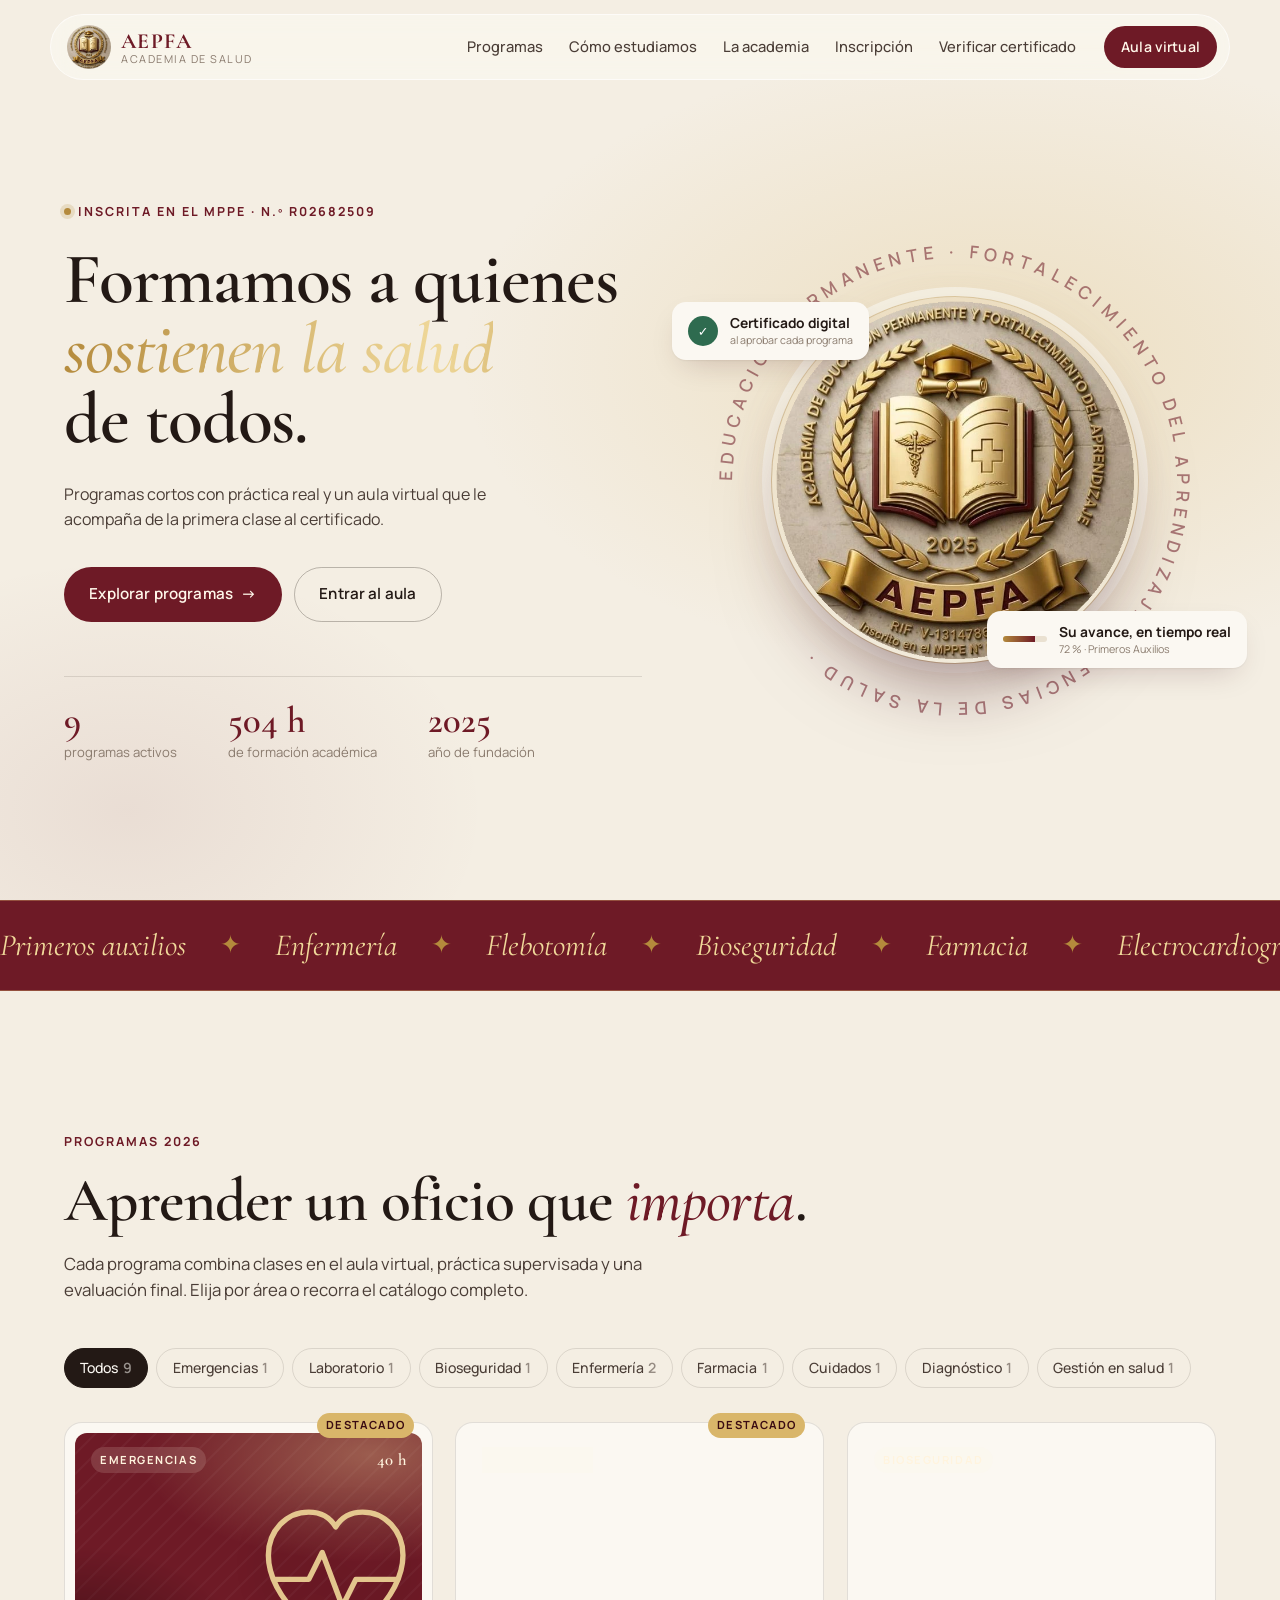
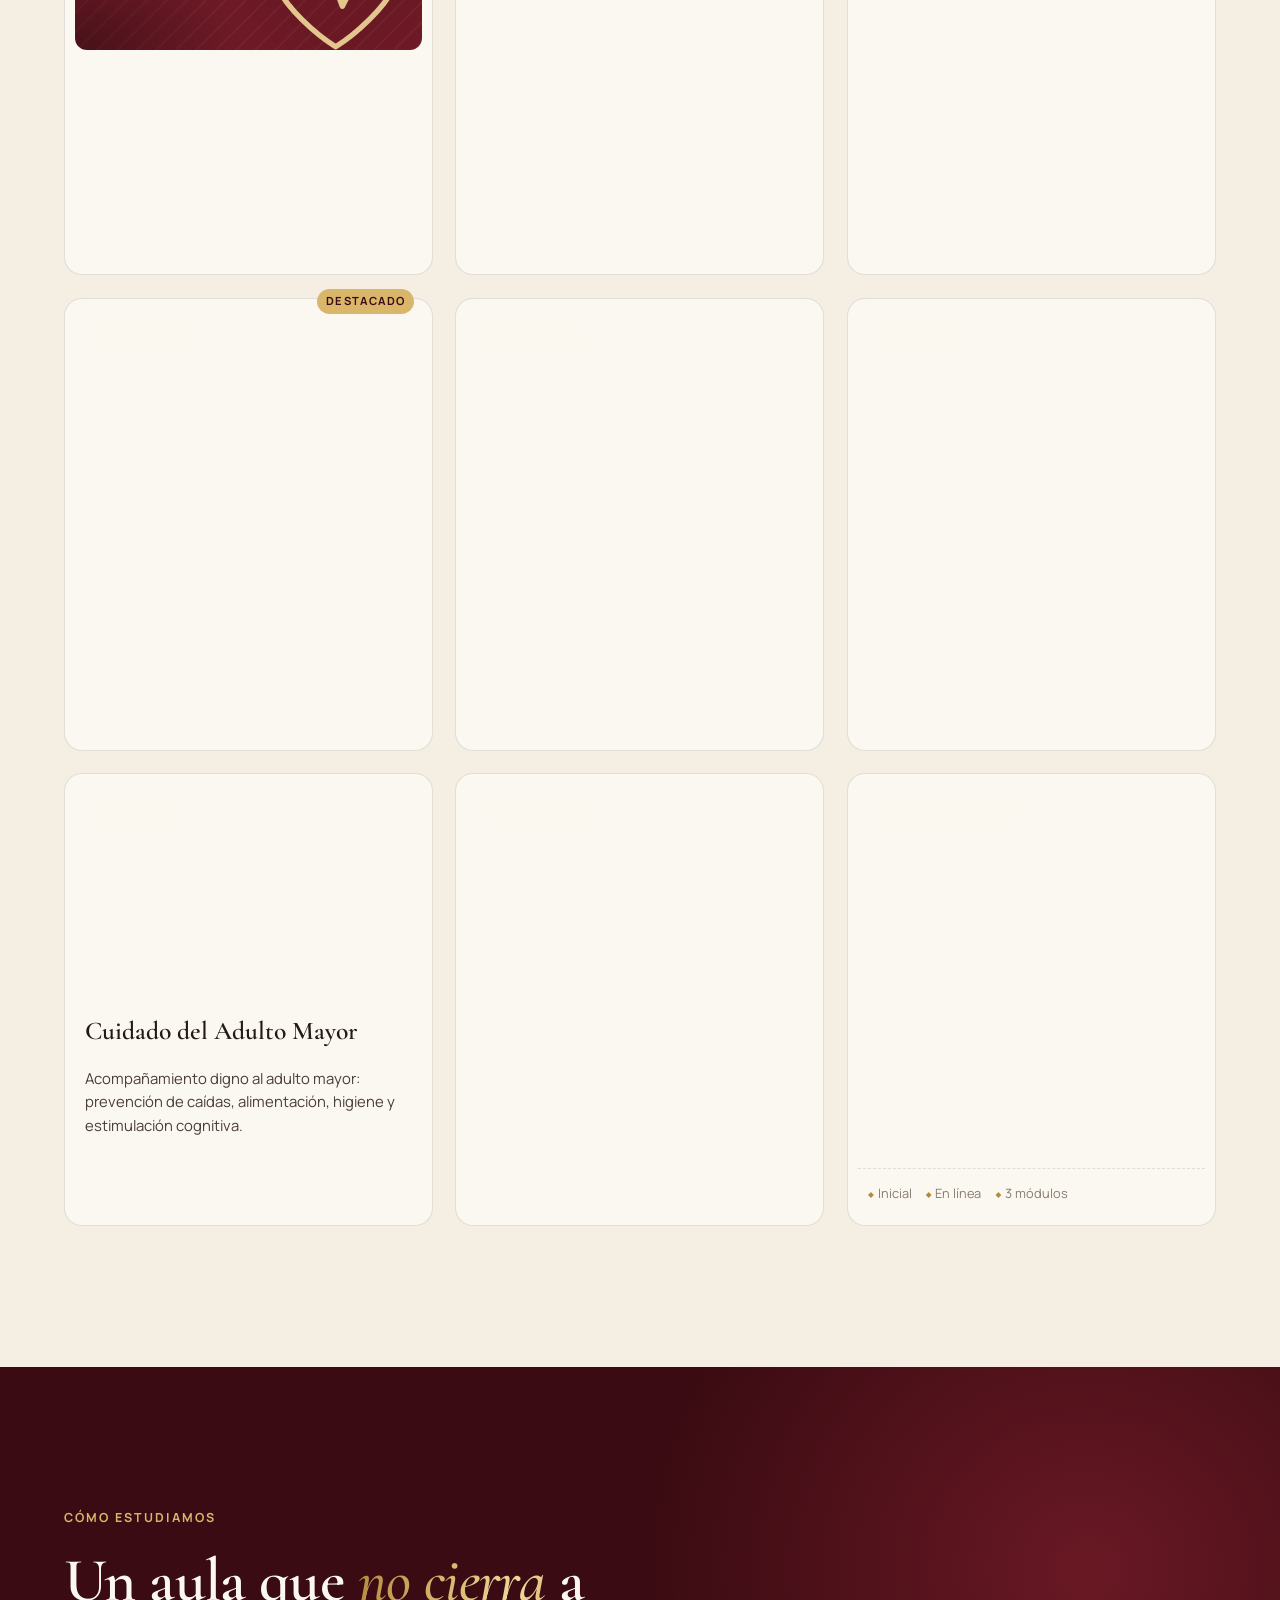
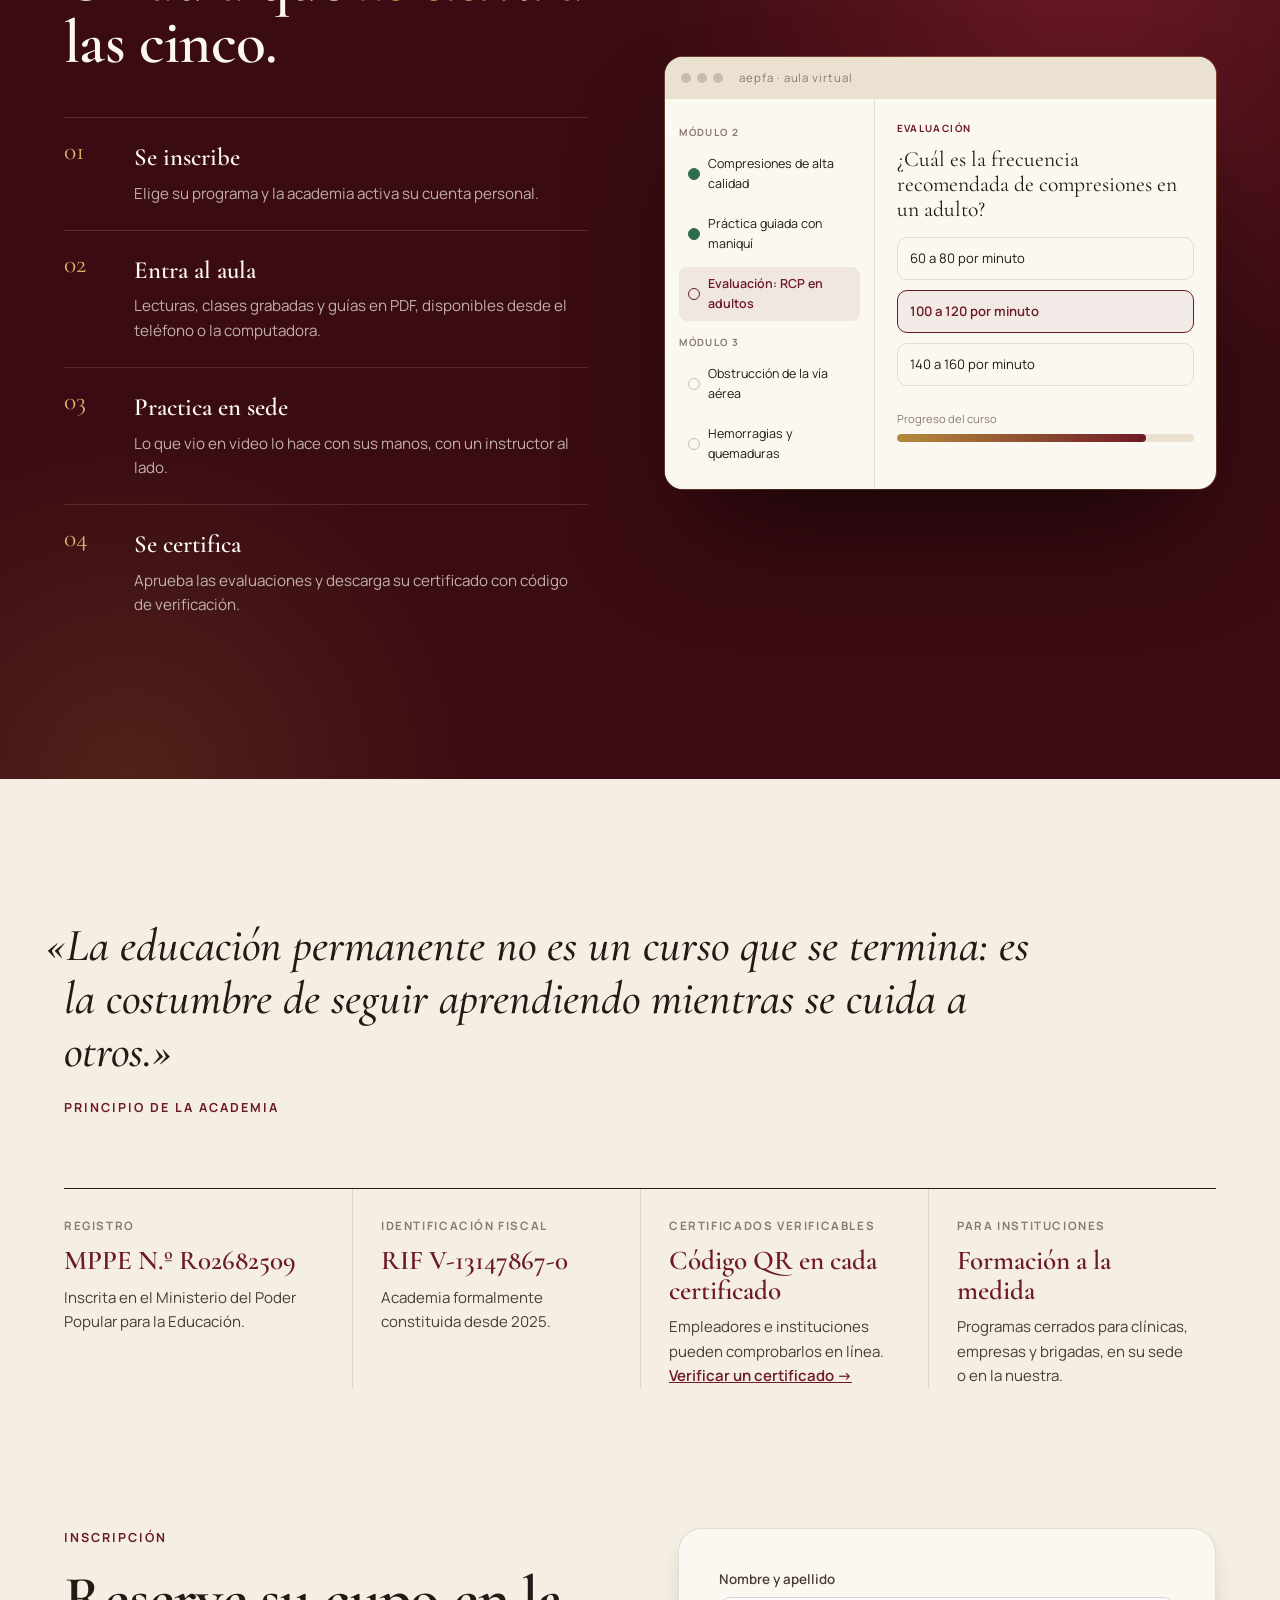
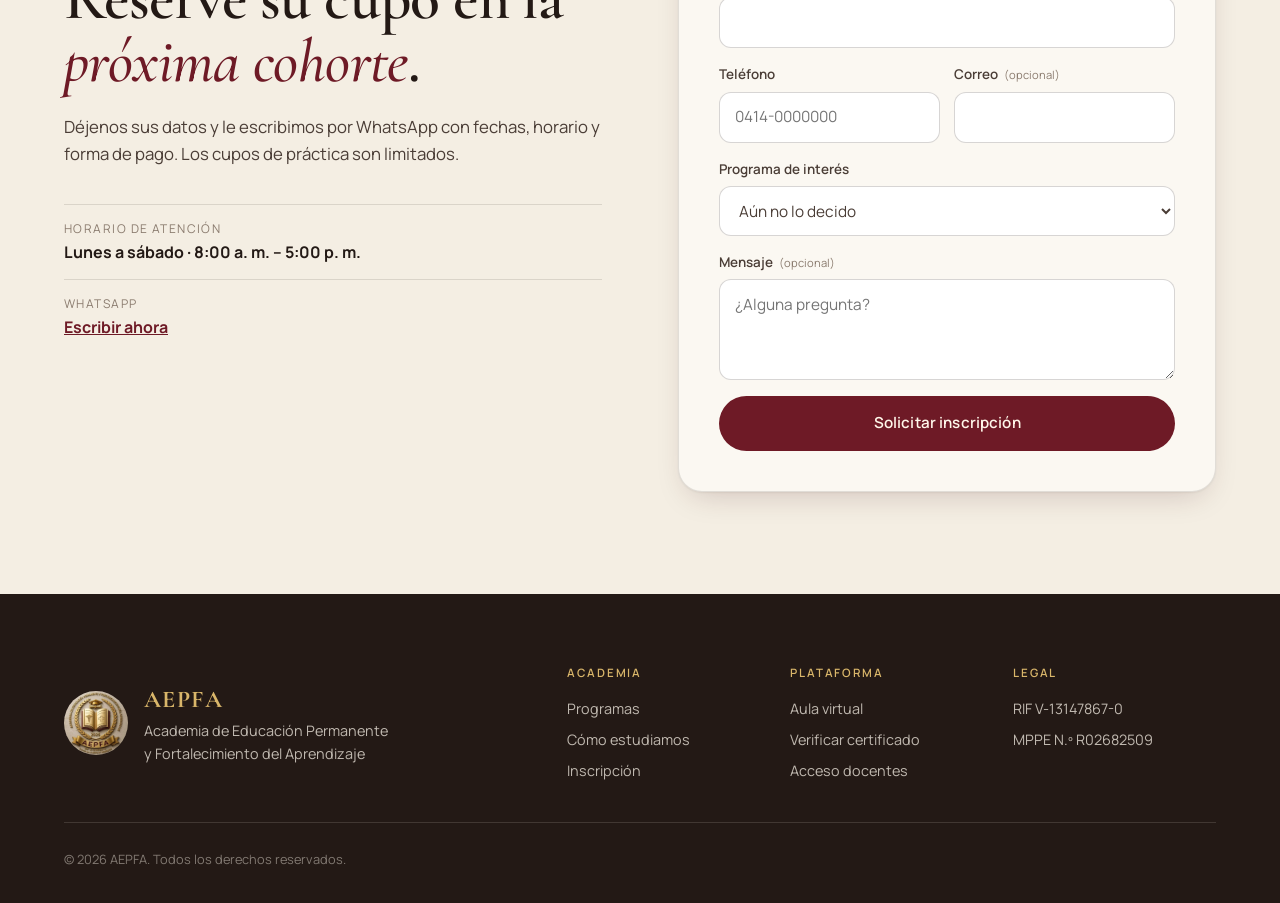
<file: index.html>
<!doctype html>
<html lang="es">
<head>
  <meta charset="utf-8" />
  <meta name="viewport" content="width=device-width, initial-scale=1" />
  <title>AEPFA · Academia de Educación Permanente y Fortalecimiento del Aprendizaje</title>
  <meta name="description" content="Academia de formación en salud inscrita en el MPPE. Primeros auxilios, enfermería, flebotomía, bioseguridad y más, con aula virtual y certificado." />
  <meta name="theme-color" content="#6E1A26" />
  <link rel="icon" href="assets/img/favicon.png" />
  <link rel="apple-touch-icon" href="assets/img/apple-touch.png" />
  <link rel="preconnect" href="https://fonts.googleapis.com" />
  <link rel="preconnect" href="https://fonts.gstatic.com" crossorigin />
  <link href="https://fonts.googleapis.com/css2?family=Cormorant+Garamond:ital,wght@0,500;0,600;0,700;1,500;1,600&family=Manrope:wght@400;500;600;700&display=swap" rel="stylesheet" />
  <link rel="stylesheet" href="styles.css?v=20261112f" />
</head>
<body class="site">

  <!-- Splash -->
  <div class="splash" data-splash aria-hidden="true">
    <img src="assets/img/logo-medallon.webp" alt="" width="120" height="120" />
    <span class="splash-line"></span>
  </div>

  <!-- Navegación -->
  <header class="nav" data-nav>
    <a class="nav-brand" href="#inicio" aria-label="AEPFA, inicio">
      <img src="assets/img/logo-aepfa-320.webp" alt="" width="44" height="44" />
      <span><strong>AEPFA</strong><small>Academia de salud</small></span>
    </a>
    <nav class="nav-links" aria-label="Principal">
      <a href="#programas">Programas</a>
      <a href="#metodo">Cómo estudiamos</a>
      <a href="#aval">La academia</a>
      <a href="#inscripcion">Inscripción</a>
      <a href="verificar.html">Verificar certificado</a>
    </nav>
    <a class="btn btn-wine btn-sm" href="aula.html">Aula virtual</a>
    <button class="nav-burger" data-burger aria-label="Abrir menú" aria-expanded="false"><span></span><span></span></button>
  </header>

  <main id="inicio">

    <!-- HERO -->
    <section class="hero">
      <div class="hero-paper" aria-hidden="true"></div>
      <div class="hero-copy">
        <p class="eyebrow"><span class="dot"></span> Inscrita en el MPPE · N.º R02682509</p>
        <h1 class="hero-title" data-hero-title>
          <span class="ln">Formamos a quienes</span>
          <span class="ln"><em class="gold">sostienen la salud</em></span>
          <span class="ln">de todos.</span>
        </h1>
        <p class="hero-sub">Programas cortos con práctica real y un aula virtual que le acompaña de la primera clase al certificado.</p>
        <div class="hero-actions">
          <a class="btn btn-wine" href="#programas">Explorar programas <span aria-hidden="true">→</span></a>
          <a class="btn btn-line" href="aula.html">Entrar al aula</a>
        </div>
        <dl class="hero-stats">
          <div><dt><span data-count="programs">9</span></dt><dd>programas activos</dd></div>
          <div><dt><span data-count="hours">504</span> h</dt><dd>de formación académica</dd></div>
          <div><dt>2025</dt><dd>año de fundación</dd></div>
        </dl>
      </div>

      <div class="hero-seal" data-seal>
        <svg class="seal-ring" viewBox="0 0 400 400" aria-hidden="true">
          <defs><path id="ring" d="M200,200 m-170,0 a170,170 0 1,1 340,0 a170,170 0 1,1 -340,0" /></defs>
          <text><textPath href="#ring">EDUCACIÓN PERMANENTE · FORTALECIMIENTO DEL APRENDIZAJE · CIENCIAS DE LA SALUD · </textPath></text>
        </svg>
        <div class="seal-glow" aria-hidden="true"></div>
        <img class="seal-img" src="assets/img/logo-medallon.webp" alt="Escudo de la Academia AEPFA" width="640" height="640" fetchpriority="high" />
        <div class="seal-card seal-card--a">
          <span class="mini-ico">✓</span>
          <div><strong>Certificado digital</strong><small>al aprobar cada programa</small></div>
        </div>
        <div class="seal-card seal-card--b">
          <span class="mini-bar"><i style="width:72%"></i></span>
          <div><strong>Su avance, en tiempo real</strong><small>72 % · Primeros Auxilios</small></div>
        </div>
      </div>
    </section>

    <!-- Marquesina -->
    <div class="marquee" aria-hidden="true">
      <div class="marquee-track" data-marquee>
        <span>Primeros auxilios</span><i>✦</i><span>Enfermería</span><i>✦</i><span>Flebotomía</span><i>✦</i><span>Bioseguridad</span><i>✦</i><span>Farmacia</span><i>✦</i><span>Electrocardiografía</span><i>✦</i><span>Adulto mayor</span><i>✦</i><span>Secretariado médico</span><i>✦</i>
      </div>
    </div>

    <!-- PROGRAMAS -->
    <section class="programs" id="programas">
      <div class="sec-head">
        <p class="eyebrow">Programas 2026</p>
        <h2 class="sec-title">Aprender un oficio que <em>importa</em>.</h2>
        <p class="sec-lead">Cada programa combina clases en el aula virtual, práctica supervisada y una evaluación final. Elija por área o recorra el catálogo completo.</p>
      </div>
      <div class="filters" role="tablist" aria-label="Filtrar por área" data-filters></div>
      <div class="course-grid" data-course-grid>
        <!-- Contenido mínimo sin JavaScript -->
        <article class="course-card"><div class="course-body"><h3>Primeros Auxilios y RCP Básico</h3><p>Actúe con criterio en los primeros minutos de una emergencia.</p></div></article>
        <article class="course-card"><div class="course-body"><h3>Flebotomía y Toma de Muestras</h3><p>Técnica de venopunción segura y orden correcto de tubos.</p></div></article>
        <article class="course-card"><div class="course-body"><h3>Bioseguridad y Control de Infecciones</h3><p>Precauciones estándar e higiene de manos.</p></div></article>
      </div>
    </section>

    <!-- MÉTODO -->
    <section class="method" id="metodo">
      <div class="method-inner">
        <div class="method-copy">
          <p class="eyebrow eyebrow--light">Cómo estudiamos</p>
          <h2 class="sec-title light">Un aula que <em class="gold">no cierra</em> a las cinco.</h2>
          <ol class="steps" data-steps>
            <li><span class="n">01</span><div><h3>Se inscribe</h3><p>Elige su programa y la academia activa su cuenta personal.</p></div></li>
            <li><span class="n">02</span><div><h3>Entra al aula</h3><p>Lecturas, clases grabadas y guías en PDF, disponibles desde el teléfono o la computadora.</p></div></li>
            <li><span class="n">03</span><div><h3>Practica en sede</h3><p>Lo que vio en video lo hace con sus manos, con un instructor al lado.</p></div></li>
            <li><span class="n">04</span><div><h3>Se certifica</h3><p>Aprueba las evaluaciones y descarga su certificado con código de verificación.</p></div></li>
          </ol>
        </div>

        <!-- Maqueta del aula -->
        <div class="device" aria-hidden="true">
          <div class="device-bar"><i></i><i></i><i></i><span>aepfa · aula virtual</span></div>
          <div class="device-body">
            <aside>
              <p class="d-k">Módulo 2</p>
              <p class="d-l done">Compresiones de alta calidad</p>
              <p class="d-l done">Práctica guiada con maniquí</p>
              <p class="d-l now">Evaluación: RCP en adultos</p>
              <p class="d-k">Módulo 3</p>
              <p class="d-l">Obstrucción de la vía aérea</p>
              <p class="d-l">Hemorragias y quemaduras</p>
            </aside>
            <div class="d-main">
              <p class="d-tag">Evaluación</p>
              <p class="d-q">¿Cuál es la frecuencia recomendada de compresiones en un adulto?</p>
              <p class="d-o">60 a 80 por minuto</p>
              <p class="d-o sel">100 a 120 por minuto</p>
              <p class="d-o">140 a 160 por minuto</p>
              <div class="d-prog"><span>Progreso del curso</span><b><i data-demo-bar></i></b></div>
            </div>
          </div>
        </div>
      </div>
    </section>

    <!-- AVAL -->
    <section class="aval" id="aval">
      <figure class="aval-quote">
        <blockquote>«La educación permanente no es un curso que se termina: es la costumbre de seguir aprendiendo mientras se cuida a otros.»</blockquote>
        <figcaption>Principio de la academia</figcaption>
      </figure>
      <div class="aval-grid">
        <div class="aval-item"><span class="aval-k">Registro</span><strong>MPPE N.º R02682509</strong><p>Inscrita en el Ministerio del Poder Popular para la Educación.</p></div>
        <div class="aval-item"><span class="aval-k">Identificación fiscal</span><strong>RIF V-13147867-0</strong><p>Academia formalmente constituida desde 2025.</p></div>
        <div class="aval-item"><span class="aval-k">Certificados verificables</span><strong>Código QR en cada certificado</strong><p>Empleadores e instituciones pueden comprobarlos en línea. <a href="verificar.html" style="color:var(--wine);font-weight:600">Verificar un certificado →</a></p></div>
        <div class="aval-item"><span class="aval-k">Para instituciones</span><strong>Formación a la medida</strong><p>Programas cerrados para clínicas, empresas y brigadas, en su sede o en la nuestra.</p></div>
      </div>
    </section>

    <!-- INSCRIPCIÓN -->
    <section class="enroll" id="inscripcion">
      <div class="enroll-copy">
        <p class="eyebrow">Inscripción</p>
        <h2 class="sec-title">Reserve su cupo en la <em>próxima cohorte</em>.</h2>
        <p class="sec-lead">Déjenos sus datos y le escribimos por WhatsApp con fechas, horario y forma de pago. Los cupos de práctica son limitados.</p>
        <ul class="enroll-facts">
          <li><span>Horario de atención</span><strong data-hours>Lunes a sábado · 8:00 a. m. – 5:00 p. m.</strong></li>
          <li><span>WhatsApp</span><strong><a data-wa href="#">Escribir ahora</a></strong></li>
        </ul>
      </div>
      <form class="enroll-form" data-enroll novalidate>
        <label>Nombre y apellido<input name="name" required autocomplete="name" /></label>
        <div class="row2">
          <label>Teléfono<input name="phone" required inputmode="tel" autocomplete="tel" placeholder="0414-0000000" /></label>
          <label>Correo <small>(opcional)</small><input name="email" type="email" autocomplete="email" /></label>
        </div>
        <label>Programa de interés<select name="courseId" data-course-select></select></label>
        <label>Mensaje <small>(opcional)</small><textarea name="message" rows="3" placeholder="¿Alguna pregunta?"></textarea></label>
        <button class="btn btn-wine btn-block" type="submit">Solicitar inscripción</button>
        <div class="form-ok" data-ok hidden>
          <svg viewBox="0 0 52 52" aria-hidden="true"><circle cx="26" cy="26" r="24" /><path d="M15 27l7 7 15-16" /></svg>
          <p><strong>¡Solicitud recibida!</strong> Abrimos WhatsApp para confirmar su cupo.</p>
        </div>
      </form>
    </section>
  </main>

  <footer class="foot">
    <div class="foot-brand">
      <img src="assets/img/logo-aepfa-320.webp" alt="" width="64" height="64" loading="lazy" />
      <p><strong>AEPFA</strong><br />Academia de Educación Permanente<br />y Fortalecimiento del Aprendizaje</p>
    </div>
    <div class="foot-cols">
      <div><h4>Academia</h4><a href="#programas">Programas</a><a href="#metodo">Cómo estudiamos</a><a href="#inscripcion">Inscripción</a></div>
      <div><h4>Plataforma</h4><a href="aula.html">Aula virtual</a><a href="verificar.html">Verificar certificado</a><a href="admin.html">Acceso docentes</a></div>
      <div><h4>Legal</h4><span>RIF V-13147867-0</span><span>MPPE N.º R02682509</span></div>
    </div>
    <p class="foot-note">© <span data-year>2026</span> AEPFA. Todos los derechos reservados.</p>
  </footer>

  <!-- Detalle de programa -->
  <dialog class="course-dialog" data-dialog>
    <div class="dlg-inner" data-dialog-body></div>
  </dialog>

  <script defer src="lib/gsap.min.js?v=20261112f"></script>
  <script defer src="js/config.js?v=20261112f"></script>
  <script defer src="js/seed.js?v=20261112f"></script>
  <script defer src="js/store.js?v=20261112f"></script>
  <script defer src="js/main.js?v=20261112f"></script>
</body>
</html>
</file>
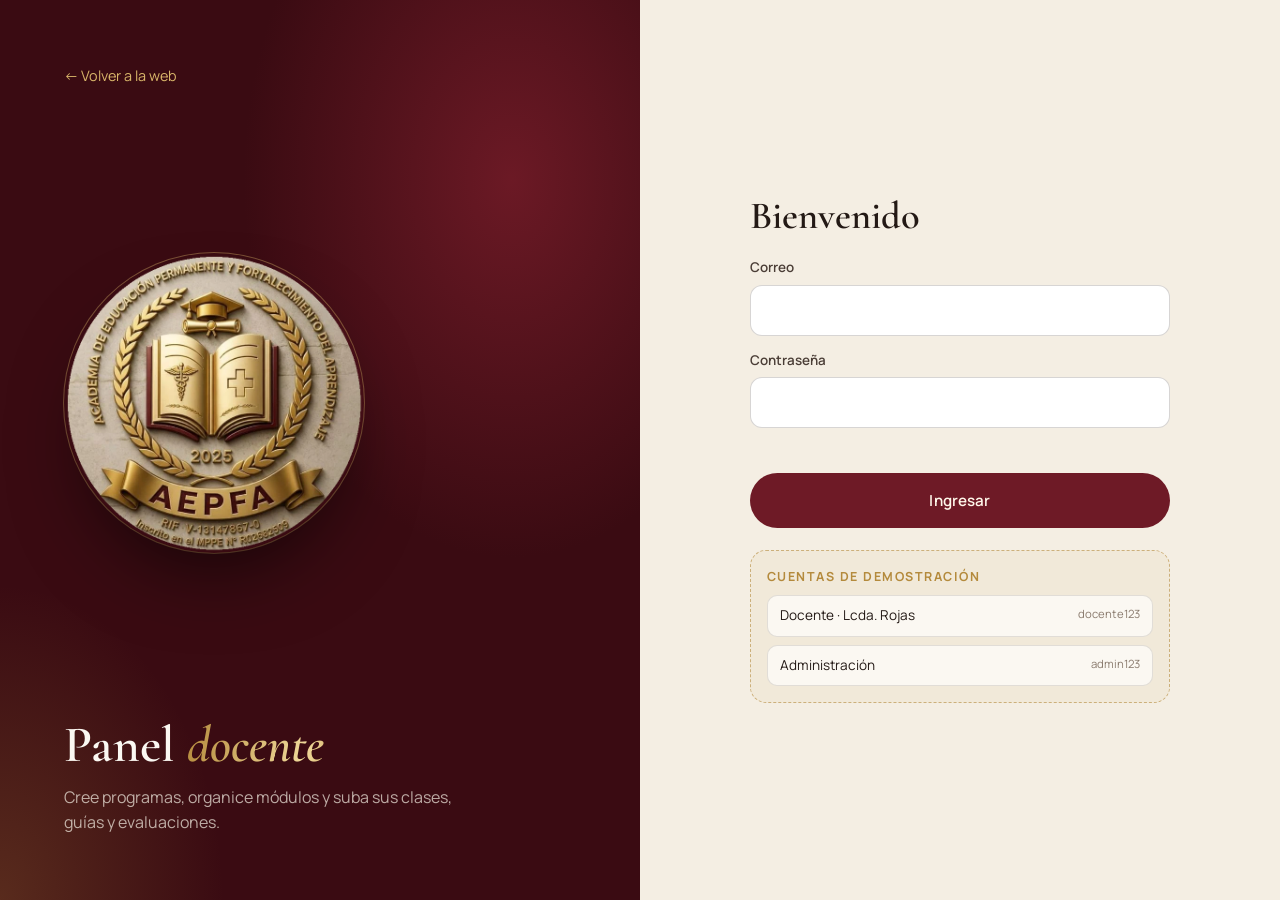
<file: admin.html>
<!doctype html>
<html lang="es">
<head>
  <meta charset="utf-8" />
  <meta name="viewport" content="width=device-width, initial-scale=1" />
  <title>Panel docente · AEPFA</title>
  <meta name="theme-color" content="#3A0B12" />
  <meta name="robots" content="noindex" />
  <link rel="icon" href="assets/img/favicon.png" />
  <link rel="apple-touch-icon" href="assets/img/apple-touch.png" />
  <link rel="preconnect" href="https://fonts.googleapis.com" />
  <link rel="preconnect" href="https://fonts.gstatic.com" crossorigin />
  <link href="https://fonts.googleapis.com/css2?family=Cormorant+Garamond:ital,wght@0,500;0,600;0,700;1,500;1,600&family=Manrope:wght@400;500;600;700&display=swap" rel="stylesheet" />
  <link rel="stylesheet" href="styles.css?v=20261112f" />
  <link rel="stylesheet" href="app.css?v=20261112f" />
</head>
<body class="app">
  <div id="app"><noscript><p style="padding:40px">Active JavaScript para usar el Panel docente.</p></noscript></div>
  <script defer src="js/config.js?v=20261112f"></script>
  <script defer src="js/seed.js?v=20261112f"></script>
  <script defer src="js/store.js?v=20261112f"></script>
  <script defer src="lib/qrcode.js?v=20261112f"></script>
  <script defer src="js/cert.js?v=20261112f"></script>
  <script defer src="js/ui.js?v=20261112f"></script>
  <script defer src="js/admin.js?v=20261112f"></script>
</body>
</html>
</file>
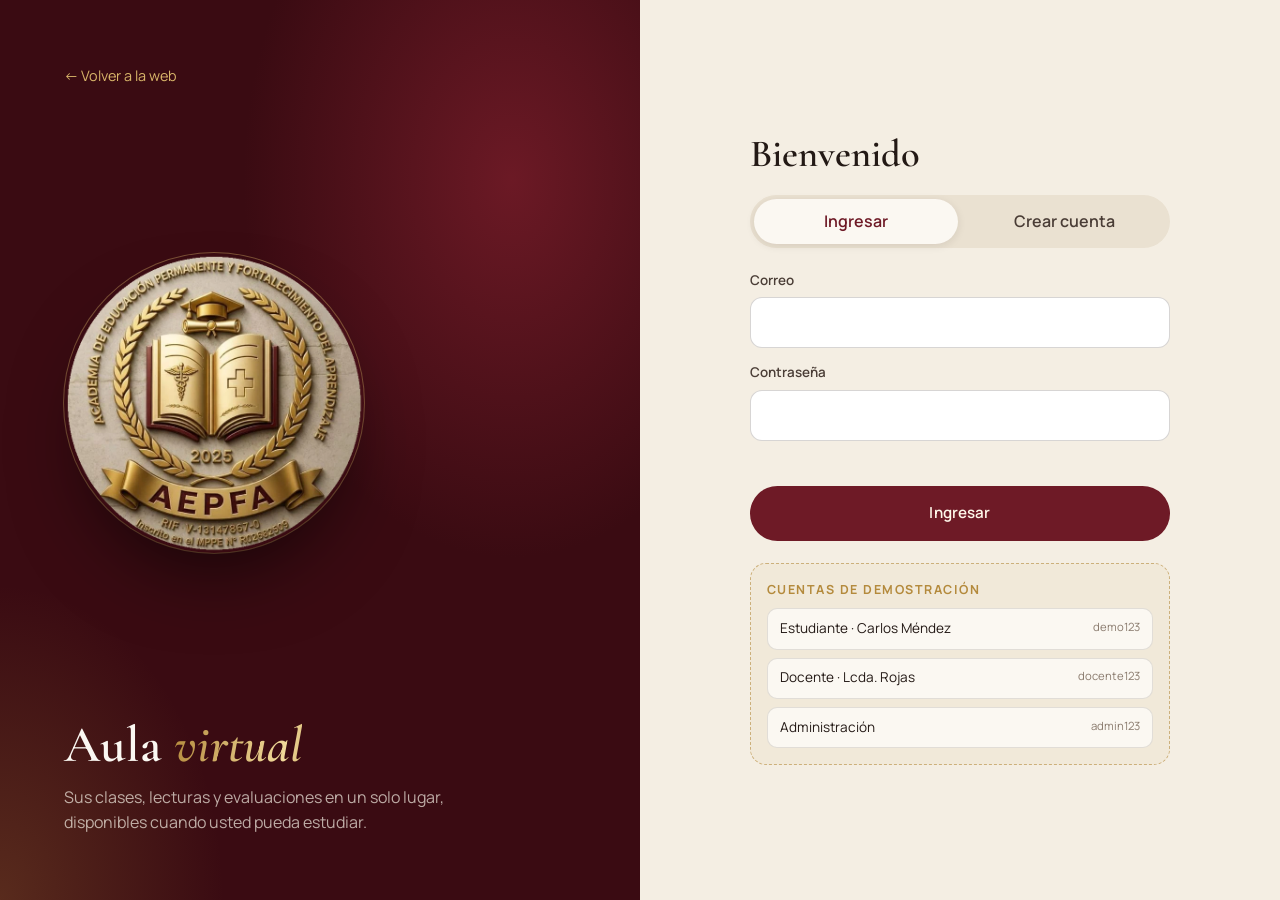
<file: aula.html>
<!doctype html>
<html lang="es">
<head>
  <meta charset="utf-8" />
  <meta name="viewport" content="width=device-width, initial-scale=1" />
  <title>Aula virtual · AEPFA</title>
  <meta name="theme-color" content="#3A0B12" />
  <meta name="robots" content="noindex" />
  <link rel="icon" href="assets/img/favicon.png" />
  <link rel="apple-touch-icon" href="assets/img/apple-touch.png" />
  <link rel="preconnect" href="https://fonts.googleapis.com" />
  <link rel="preconnect" href="https://fonts.gstatic.com" crossorigin />
  <link href="https://fonts.googleapis.com/css2?family=Cormorant+Garamond:ital,wght@0,500;0,600;0,700;1,500;1,600&family=Manrope:wght@400;500;600;700&display=swap" rel="stylesheet" />
  <link rel="stylesheet" href="styles.css?v=20261112f" />
  <link rel="stylesheet" href="app.css?v=20261112f" />
</head>
<body class="app">
  <div id="app"><noscript><p style="padding:40px">Active JavaScript para usar el Aula virtual.</p></noscript></div>
  <script defer src="js/config.js?v=20261112f"></script>
  <script defer src="js/seed.js?v=20261112f"></script>
  <script defer src="js/store.js?v=20261112f"></script>
  <script defer src="lib/qrcode.js?v=20261112f"></script>
  <script defer src="js/cert.js?v=20261112f"></script>
  <script defer src="js/ui.js?v=20261112f"></script>
  <script defer src="js/aula.js?v=20261112f"></script>
</body>
</html>
</file>
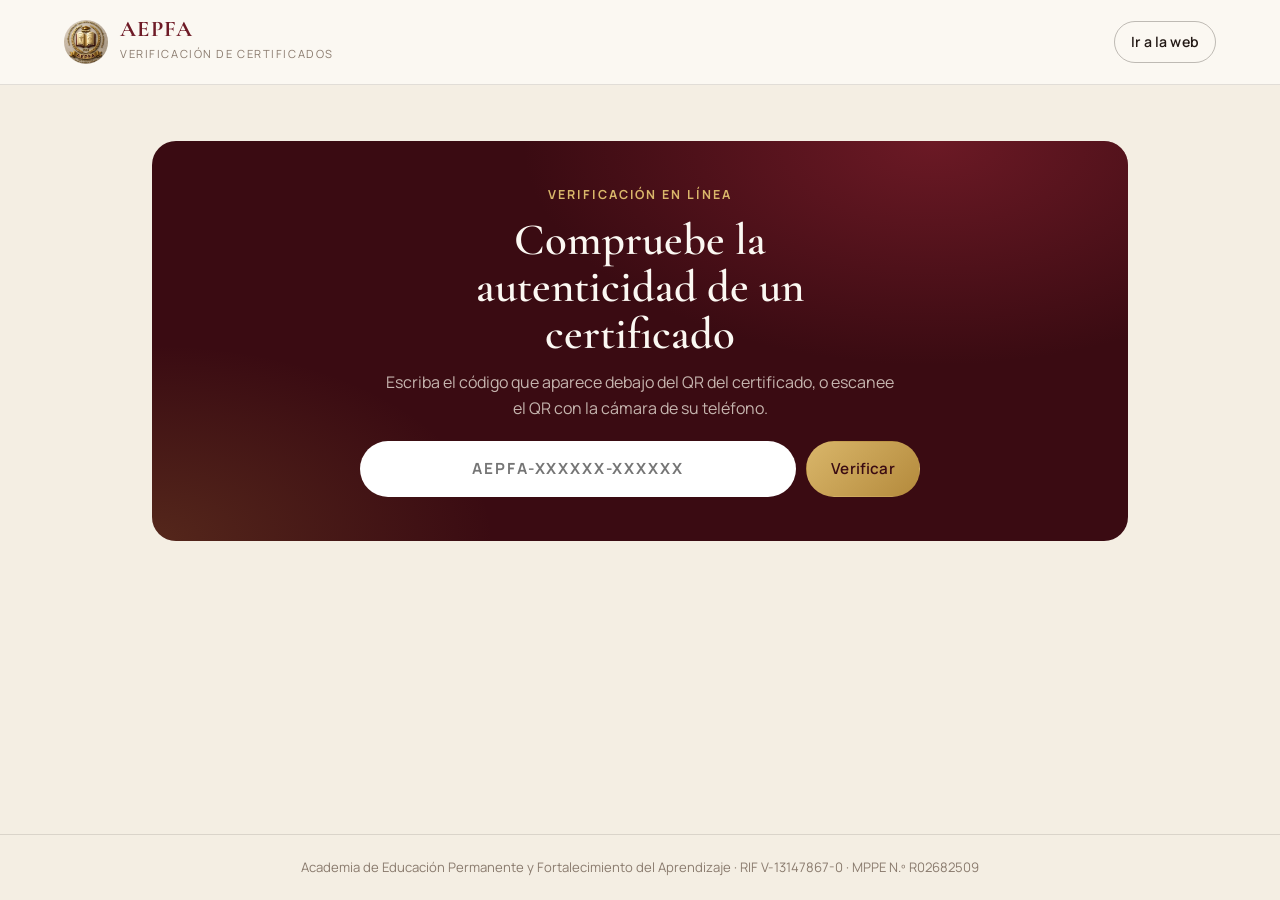
<file: verificar.html>
<!doctype html>
<html lang="es">
<head>
  <meta charset="utf-8" />
  <meta name="viewport" content="width=device-width, initial-scale=1" />
  <title>Verificación de certificados · AEPFA</title>
  <meta name="description" content="Verifique en línea la autenticidad de un certificado emitido por la Academia AEPFA." />
  <meta name="theme-color" content="#6E1A26" />
  <link rel="icon" href="assets/img/favicon.png" />
  <link rel="preconnect" href="https://fonts.googleapis.com" />
  <link rel="preconnect" href="https://fonts.gstatic.com" crossorigin />
  <link href="https://fonts.googleapis.com/css2?family=Cormorant+Garamond:ital,wght@0,500;0,600;0,700;1,500;1,600&family=Manrope:wght@400;500;600;700&display=swap" rel="stylesheet" />
  <link rel="stylesheet" href="styles.css?v=20261112f" />
  <link rel="stylesheet" href="app.css?v=20261112f" />
</head>
<body class="app">
  <div class="verify">
    <header class="verify-top">
      <img src="assets/img/logo-aepfa-320.webp" alt="" width="44" height="44" />
      <div><strong>AEPFA</strong><small>Verificación de certificados</small></div>
      <a class="btn btn-line btn-sm" href="index.html">Ir a la web</a>
    </header>
    <main class="verify-main">
      <section class="lookup">
        <p class="eyebrow">Verificación en línea</p>
        <h1>Compruebe la autenticidad de un certificado</h1>
        <p>Escriba el código que aparece debajo del QR del certificado, o escanee el QR con la cámara de su teléfono.</p>
        <form class="lookup-form" data-lookup>
          <label class="sr" for="code">Código del certificado</label>
          <input id="code" name="code" autocomplete="off" autocapitalize="characters" spellcheck="false" placeholder="AEPFA-XXXXXX-XXXXXX" required />
          <button class="btn btn-wine">Verificar</button>
        </form>
      </section>
      <div data-out style="display:grid;gap:28px;scroll-margin-top:20px"></div>
    </main>
    <footer class="verify-foot">Academia de Educación Permanente y Fortalecimiento del Aprendizaje · RIF V-13147867-0 · MPPE N.º R02682509</footer>
  </div>
  <script defer src="js/config.js?v=20261112f"></script>
  <script defer src="lib/qrcode.js?v=20261112f"></script>
  <script defer src="js/cert.js?v=20261112f"></script>
  <script defer src="js/verificar.js?v=20261112f"></script>
</body>
</html>
</file>
<file: styles.css>
/* =========================================================================
   AEPFA — Estilos base + sitio público
   Paleta tomada del escudo: vino, oro viejo y piedra crema.
   ========================================================================= */

/* ---------- 1. Tokens ---------- */
:root {
  --bg: #F4EEE3;
  --bg-2: #EAE1D1;
  --paper: #FBF8F2;
  --ink: #231915;
  --ink-2: #4A3D36;
  --mute: #8A7B6E;
  --wine: #6E1A26;
  --wine-2: #521019;
  --wine-3: #3A0B12;
  --gold: #B48A3C;
  --gold-2: #D9B66A;
  --gold-3: #F0D99A;
  --line: rgba(35, 25, 21, .12);
  --line-l: rgba(244, 238, 227, .14);
  --ok: #2E6B4F;
  --err: #A3262E;

  --f-display: "Cormorant Garamond", "Times New Roman", serif;
  --f-body: "Manrope", system-ui, -apple-system, "Segoe UI", sans-serif;

  --ease-out: cubic-bezier(.16, 1, .3, 1);
  --ease-in-out: cubic-bezier(.65, 0, .35, 1);
  --r: 18px;
  --shadow: 0 1px 2px rgba(35,25,21,.06), 0 12px 32px -12px rgba(58,11,18,.22);
  --pad: clamp(20px, 5vw, 72px);
}

/* ---------- 2. Reset ---------- */
*, *::before, *::after { box-sizing: border-box; }
html { scroll-behavior: smooth; -webkit-text-size-adjust: 100%; }
body { margin: 0; background: var(--bg); color: var(--ink); font: 400 16px/1.6 var(--f-body); -webkit-font-smoothing: antialiased; }
img, svg, video { display: block; max-width: 100%; height: auto; }
a { color: inherit; }
button, input, select, textarea { font: inherit; color: inherit; }
h1, h2, h3, h4 { margin: 0; font-weight: 600; }
p { margin: 0; }
:focus-visible { outline: 2px solid var(--gold); outline-offset: 3px; border-radius: 4px; }
[hidden] { display: none !important; }

/* ---------- 3. Botones y piezas comunes ---------- */
.btn {
  --bgc: var(--ink); --fg: var(--paper);
  display: inline-flex; align-items: center; justify-content: center; gap: .55em;
  padding: .95em 1.6em; border-radius: 999px; border: 1px solid transparent;
  background: var(--bgc); color: var(--fg); text-decoration: none; font-weight: 600; font-size: .95rem; letter-spacing: .01em;
  cursor: pointer; transition: transform .35s var(--ease-out), box-shadow .35s var(--ease-out), background .25s, color .25s;
  position: relative; overflow: hidden; white-space: nowrap;
}
.btn::after { /* brillo dorado al pasar */
  content: ""; position: absolute; inset: 0; background: linear-gradient(110deg, transparent 30%, rgba(240,217,154,.45) 50%, transparent 70%);
  transform: translateX(-120%); transition: transform .8s var(--ease-out);
}
.btn:hover::after { transform: translateX(120%); }
.btn:hover { transform: translateY(-2px); box-shadow: 0 14px 30px -14px rgba(110,26,38,.6); }
.btn:active { transform: translateY(0); }
.btn-wine { --bgc: var(--wine); --fg: #FFF7EA; }
.btn-wine:hover { --bgc: var(--wine-2); }
.btn-gold { --bgc: linear-gradient(135deg, var(--gold-2), var(--gold)); --fg: var(--wine-3); background: linear-gradient(135deg, var(--gold-2), var(--gold)); }
.btn-line { --bgc: transparent; --fg: var(--ink); border-color: rgba(35,25,21,.28); }
.btn-line:hover { border-color: var(--wine); color: var(--wine); }
.btn-ghost { --bgc: transparent; --fg: var(--ink-2); padding: .6em 1em; }
.btn-ghost:hover { box-shadow: none; background: rgba(35,25,21,.06); }
.btn-sm { padding: .65em 1.15em; font-size: .88rem; }
.btn-block { width: 100%; }
.btn[disabled] { opacity: .5; pointer-events: none; }

.eyebrow { display: inline-flex; align-items: center; gap: .6em; font-size: .78rem; font-weight: 700; letter-spacing: .16em; text-transform: uppercase; color: var(--wine); }
.eyebrow--light { color: var(--gold-2); }
.eyebrow .dot { width: 7px; height: 7px; border-radius: 50%; background: var(--gold); box-shadow: 0 0 0 4px rgba(180,138,60,.2); }

em { font-style: italic; }
.gold {
  background: linear-gradient(100deg, var(--gold) 0%, var(--gold-3) 40%, var(--gold) 60%, #8C6A2A 100%);
  background-size: 220% 100%; -webkit-background-clip: text; background-clip: text; color: transparent;
  animation: goldSheen 7s var(--ease-in-out) infinite;
}
@keyframes goldSheen { 0%,100% { background-position: 100% 0; } 50% { background-position: 0 0; } }

/* Portadas tipográficas de cursos */
.cover {
  --c: var(--wine);
  position: relative; aspect-ratio: 16 / 10; border-radius: calc(var(--r) - 6px); overflow: hidden;
  background-color: var(--c); background-size: cover; background-position: center;
  background-image:
    radial-gradient(120% 90% at 85% 10%, rgba(240,217,154,.35), transparent 55%),
    radial-gradient(80% 80% at 0% 100%, rgba(0,0,0,.35), transparent 60%),
    repeating-linear-gradient(135deg, rgba(255,255,255,.035) 0 2px, transparent 2px 14px);
  color: #FFF4DE; isolation: isolate;
}
.cover-art { position: absolute; right: -6%; bottom: -14%; width: 62%; opacity: .9; color: var(--gold-3); transition: transform .9s var(--ease-out); }
.cover-art .ico { width: 100%; height: auto; stroke-width: 1.6; filter: drop-shadow(0 6px 18px rgba(0,0,0,.25)); }
.cover-cat, .cover-hours { position: absolute; top: 14px; font-size: .7rem; font-weight: 700; letter-spacing: .14em; text-transform: uppercase; }
.cover-cat { left: 16px; padding: .35em .8em; border-radius: 99px; background: rgba(255,244,222,.14); backdrop-filter: blur(6px); -webkit-backdrop-filter: blur(6px); }
.cover-hours { right: 16px; font-family: var(--f-display); font-size: 1.05rem; letter-spacing: .02em; text-transform: none; font-weight: 600; }
.cover.has-img .cover-art { display: none; }
.cover.has-img::before { content: ""; position: absolute; inset: 0; background: linear-gradient(180deg, rgba(0,0,0,.35), transparent 45%); z-index: -1; }

.ico { width: 22px; height: 22px; }

/* Toasts */
.toasts { position: fixed; left: 50%; bottom: 24px; transform: translateX(-50%); display: grid; gap: 8px; z-index: 300; pointer-events: none; }
.toast { background: var(--ink); color: var(--paper); padding: .8em 1.3em; border-radius: 12px; font-size: .92rem; box-shadow: var(--shadow); animation: toastIn .45s var(--ease-out); }
.toast.ok { background: var(--ok); } .toast.err { background: var(--err); }
.toast.out { opacity: 0; transform: translateY(8px); transition: .4s var(--ease-out); }
@keyframes toastIn { from { opacity: 0; transform: translateY(12px); } }

/* ---------- 4. Splash ---------- */
.splash {
  position: fixed; inset: 0; z-index: 500; display: grid; place-content: center; justify-items: center; gap: 22px;
  background: var(--wine-3); transition: opacity .7s var(--ease-out), visibility .7s;
  animation: splashSafety .01s 4.5s forwards;
}
.splash img { width: 120px; height: 120px; animation: splashPop 1.2s var(--ease-out) both; }
.splash-line { width: 140px; height: 1px; background: linear-gradient(90deg, transparent, var(--gold-2), transparent); transform-origin: center; animation: splashLine 1.1s .2s var(--ease-out) both; }
.splash.is-out { opacity: 0; visibility: hidden; pointer-events: none; }
@keyframes splashPop { from { opacity: 0; transform: scale(.85) rotate(-8deg); } }
@keyframes splashLine { from { transform: scaleX(0); } }
@keyframes splashSafety { to { opacity: 0; visibility: hidden; pointer-events: none; } }

/* ---------- 5. Navegación ---------- */
.nav {
  position: fixed; top: 14px; left: 50%; transform: translateX(-50%); z-index: 100;
  width: min(1180px, calc(100% - 28px)); display: flex; align-items: center; gap: 28px;
  padding: 10px 12px 10px 16px; border-radius: 999px;
  background: rgba(251,248,242,.62); border: 1px solid rgba(255,255,255,.6);
  backdrop-filter: blur(14px) saturate(1.3); -webkit-backdrop-filter: blur(14px) saturate(1.3);
  transition: background .35s, box-shadow .35s;
}
@supports not (backdrop-filter: blur(1px)) { .nav { background: rgba(251,248,242,.96); } }
.nav.is-scrolled { background: rgba(251,248,242,.9); box-shadow: 0 10px 30px -18px rgba(58,11,18,.35); }
.nav-brand { display: flex; align-items: center; gap: 10px; text-decoration: none; margin-right: auto; }
.nav-brand img { border-radius: 50%; }
.nav-brand span { display: grid; line-height: 1.05; }
.nav-brand strong { font-family: var(--f-display); font-size: 1.35rem; letter-spacing: .06em; color: var(--wine); }
.nav-brand small { font-size: .68rem; letter-spacing: .14em; text-transform: uppercase; color: var(--mute); }
.nav-links { display: flex; gap: 26px; }
.nav-links a { text-decoration: none; font-size: .92rem; font-weight: 500; color: var(--ink-2); position: relative; white-space: nowrap; }
.nav-links a::after { content: ""; position: absolute; left: 0; right: 0; bottom: -4px; height: 1px; background: var(--wine); transform: scaleX(0); transform-origin: right; transition: transform .45s var(--ease-out); }
.nav-links a:hover::after { transform: scaleX(1); transform-origin: left; }
.nav-burger { display: none; width: 42px; height: 42px; border-radius: 50%; border: 0; background: var(--ink); cursor: pointer; place-content: center; gap: 5px; }
.nav-burger span { display: block; width: 16px; height: 1.5px; background: var(--paper); transition: transform .3s var(--ease-out); }
.nav.is-open .nav-burger span:first-child { transform: translateY(3.25px) rotate(45deg); }
.nav.is-open .nav-burger span:last-child { transform: translateY(-3.25px) rotate(-45deg); }

/* ---------- 6. Hero ---------- */
.hero {
  position: relative; min-height: 100svh; display: grid; grid-template-columns: 1.05fr .95fr; align-items: center; gap: 4vw;
  padding: 130px var(--pad) 70px; max-width: 1400px; margin: 0 auto;
}
.hero-paper { position: absolute; inset: 0; z-index: -1; pointer-events: none;
  background:
    radial-gradient(60% 50% at 78% 40%, rgba(217,182,106,.28), transparent 70%),
    radial-gradient(40% 40% at 10% 90%, rgba(110,26,38,.08), transparent 70%);
}
.hero-title { font-family: var(--f-display); font-weight: 600; font-size: clamp(2.6rem, 5.6vw, 5.4rem); line-height: .98; letter-spacing: -.015em; margin: 22px 0 26px; color: var(--ink); }
.hero-title .ln { display: block; }
.hero-title em { font-weight: 500; }
.hero-sub { max-width: 44ch; font-size: clamp(1rem, 1.25vw, 1.15rem); color: var(--ink-2); }
.hero-actions { display: flex; flex-wrap: wrap; gap: 12px; margin-top: 34px; }
.hero-stats { display: flex; gap: clamp(20px, 4vw, 54px); margin: 54px 0 0; padding-top: 26px; border-top: 1px solid var(--line); }
.hero-stats div { display: grid; gap: 2px; }
.hero-stats dt { font-family: var(--f-display); font-size: 2.3rem; font-weight: 600; color: var(--wine); line-height: 1; }
.hero-stats dd { margin: 0; font-size: .82rem; color: var(--mute); }

.hero-seal { position: relative; aspect-ratio: 1; width: min(560px, 100%); justify-self: center; display: grid; place-items: center; }
.seal-ring { position: absolute; inset: 0; width: 100%; height: 100%; animation: spin 60s linear infinite; }
.seal-ring text { font: 600 13.5px var(--f-body); letter-spacing: .32em; fill: var(--wine); opacity: .55; }
.seal-glow { position: absolute; inset: 14%; border-radius: 50%; background: radial-gradient(circle, rgba(240,217,154,.75), rgba(217,182,106,.15) 60%, transparent 72%); filter: blur(18px); }
.seal-img { position: relative; width: 70%; height: auto; aspect-ratio: 1; border-radius: 50%; box-shadow: 0 40px 80px -30px rgba(58,11,18,.55), 0 0 0 1px rgba(180,138,60,.4), 0 0 0 10px rgba(251,248,242,.6); transition: transform .9s var(--ease-out); will-change: transform; }
.seal-card { position: absolute; display: flex; align-items: center; gap: 12px; padding: 12px 16px; border-radius: 14px; background: var(--paper); box-shadow: var(--shadow); font-size: .8rem; line-height: 1.25; animation: float 6s var(--ease-in-out) infinite; }
.seal-card strong { display: block; font-size: .86rem; }
.seal-card small { color: var(--mute); }
.seal-card--a { left: -4%; top: 16%; }
.seal-card--b { right: -6%; bottom: 14%; animation-delay: -3s; }
.mini-ico { width: 30px; height: 30px; border-radius: 50%; display: grid; place-items: center; background: var(--ok); color: #fff; font-weight: 700; }
.mini-bar { width: 44px; height: 6px; border-radius: 9px; background: var(--bg-2); overflow: hidden; }
.mini-bar i { display: block; height: 100%; background: linear-gradient(90deg, var(--gold), var(--wine)); }
@keyframes spin { to { transform: rotate(360deg); } }
@keyframes float { 50% { transform: translateY(-10px); } }

/* ---------- 7. Marquesina ---------- */
.marquee { background: var(--wine); color: var(--gold-3); overflow: hidden; padding: 20px 0; border-block: 1px solid rgba(217,182,106,.35); }
.marquee-track { display: flex; width: max-content; gap: 34px; align-items: center; animation: marquee 42s linear infinite; font-family: var(--f-display); font-size: clamp(1.4rem, 2.4vw, 2rem); font-style: italic; white-space: nowrap; }
.marquee-track i { font-style: normal; font-size: .8em; color: var(--gold); }
.marquee:hover .marquee-track { animation-play-state: paused; }
@keyframes marquee { to { transform: translateX(-50%); } }

/* ---------- 8. Programas ---------- */
.programs { max-width: 1320px; margin: 0 auto; padding: clamp(80px, 11vw, 150px) var(--pad); }
.sec-head { display: grid; gap: 18px; max-width: 760px; margin-bottom: 44px; }
.sec-title { font-family: var(--f-display); font-size: clamp(2.3rem, 4.8vw, 4rem); line-height: 1.02; letter-spacing: -.01em; }
.sec-title em { color: var(--wine); font-weight: 500; }
.sec-title.light { color: var(--paper); }
.sec-lead { color: var(--ink-2); font-size: 1.05rem; max-width: 58ch; }

.filters { display: flex; flex-wrap: wrap; gap: 8px; margin-bottom: 34px; }
.chip { padding: .55em 1.1em; border-radius: 99px; border: 1px solid var(--line); background: transparent; cursor: pointer; font-size: .88rem; font-weight: 500; color: var(--ink-2); transition: .25s var(--ease-out); }
.chip:hover { border-color: var(--wine); color: var(--wine); }
.chip[aria-selected="true"] { background: var(--ink); border-color: var(--ink); color: var(--paper); }
.chip b { font-weight: 600; opacity: .55; margin-left: .3em; }

.course-grid { display: grid; grid-template-columns: repeat(auto-fill, minmax(300px, 1fr)); gap: 22px; }
.course-card {
  position: relative; display: flex; flex-direction: column; gap: 16px; padding: 10px 10px 22px; border-radius: var(--r);
  background: var(--paper); border: 1px solid var(--line); cursor: pointer;
  transition: transform .6s var(--ease-out), box-shadow .6s var(--ease-out), border-color .3s;
  transform-style: preserve-3d; will-change: transform;
}
.course-card::before { /* halo que sigue al puntero */
  content: ""; position: absolute; inset: 0; border-radius: inherit; pointer-events: none; opacity: 0; transition: opacity .4s;
  background: radial-gradient(380px circle at var(--mx, 50%) var(--my, 50%), rgba(217,182,106,.22), transparent 45%);
}
.course-card:hover { box-shadow: 0 30px 60px -30px rgba(58,11,18,.45); border-color: rgba(180,138,60,.45); }
.course-card:hover::before { opacity: 1; }
.course-card:hover .cover-art { transform: translate(-4%, -4%) rotate(-6deg) scale(1.05); }
.course-card.is-hidden { display: none; }
.course-body { padding: 0 10px; display: grid; gap: 8px; flex: 1; }
.course-body h3 { font-family: var(--f-display); font-size: 1.6rem; line-height: 1.08; }
.course-body p { font-size: .93rem; color: var(--ink-2); }
.course-meta { display: flex; flex-wrap: wrap; gap: 6px 14px; padding: 14px 10px 0; margin-top: auto; border-top: 1px dashed var(--line); font-size: .8rem; color: var(--mute); }
.course-meta span::before { content: "◆"; font-size: .6em; color: var(--gold); margin-right: .5em; vertical-align: .15em; }
.badge-feat { position: absolute; top: -10px; right: 18px; z-index: 2; padding: .3em .8em; border-radius: 99px; background: var(--gold-2); color: var(--wine-3); font-size: .7rem; font-weight: 700; letter-spacing: .1em; text-transform: uppercase; }

/* ---------- 9. Método ---------- */
.method { background: var(--wine-3); color: var(--paper); position: relative; overflow: hidden; }
.method::before { content: ""; position: absolute; inset: 0; background: radial-gradient(50% 60% at 85% 20%, rgba(110,26,38,.9), transparent 70%), radial-gradient(40% 50% at 10% 100%, rgba(180,138,60,.18), transparent 70%); }
.method-inner { position: relative; max-width: 1320px; margin: 0 auto; padding: clamp(80px, 11vw, 150px) var(--pad); display: grid; grid-template-columns: 1fr 1.05fr; gap: clamp(40px, 6vw, 90px); align-items: center; }
.method-copy { display: grid; gap: 22px; }
.steps { list-style: none; padding: 0; margin: 20px 0 0; display: grid; gap: 4px; }
.steps li { display: grid; grid-template-columns: 56px 1fr; gap: 14px; padding: 20px 0; border-top: 1px solid var(--line-l); }
.steps .n { font-family: var(--f-display); font-size: 1.6rem; color: var(--gold-2); line-height: 1; }
.steps h3 { font-family: var(--f-display); font-size: 1.55rem; font-weight: 600; margin-bottom: 4px; }
.steps p { color: rgba(244,238,227,.72); font-size: .95rem; }

.device { border-radius: 18px; background: #FBF8F2; color: var(--ink); box-shadow: 0 60px 120px -40px rgba(0,0,0,.7), 0 0 0 1px rgba(217,182,106,.3); overflow: hidden; transform: perspective(1400px) rotateY(-8deg) rotateX(4deg); transition: transform 1s var(--ease-out); }
.device:hover { transform: perspective(1400px) rotateY(-2deg) rotateX(1deg); }
.device-bar { display: flex; align-items: center; gap: 6px; padding: 12px 16px; background: var(--bg-2); font-size: .72rem; color: var(--mute); }
.device-bar i { width: 10px; height: 10px; border-radius: 50%; background: rgba(35,25,21,.18); }
.device-bar span { margin-left: 10px; letter-spacing: .08em; }
.device-body { display: grid; grid-template-columns: 38% 1fr; min-height: 360px; }
.device-body aside { background: var(--paper); border-right: 1px solid var(--line); padding: 18px 14px; display: grid; align-content: start; gap: 6px; font-size: .78rem; }
.d-k { font-size: .62rem; letter-spacing: .14em; text-transform: uppercase; color: var(--mute); margin-top: 8px; font-weight: 700; }
.d-l { padding: 7px 9px; border-radius: 8px; display: flex; gap: 8px; align-items: center; }
.d-l::before { content: ""; flex: none; width: 12px; height: 12px; border-radius: 50%; border: 1.5px solid rgba(35,25,21,.25); }
.d-l.done::before { background: var(--ok); border-color: var(--ok); }
.d-l.now { background: rgba(110,26,38,.08); color: var(--wine); font-weight: 600; }
.d-l.now::before { border-color: var(--wine); }
.d-main { padding: 22px; display: grid; align-content: start; gap: 10px; }
.d-tag { font-size: .62rem; letter-spacing: .14em; text-transform: uppercase; color: var(--wine); font-weight: 700; }
.d-q { font-family: var(--f-display); font-size: 1.35rem; line-height: 1.15; margin-bottom: 6px; }
.d-o { padding: 10px 12px; border: 1px solid var(--line); border-radius: 10px; font-size: .82rem; }
.d-o.sel { border-color: var(--wine); background: rgba(110,26,38,.06); color: var(--wine); font-weight: 600; }
.d-prog { margin-top: 14px; display: grid; gap: 6px; font-size: .7rem; color: var(--mute); }
.d-prog b { height: 8px; border-radius: 9px; background: var(--bg-2); overflow: hidden; }
.d-prog i { display: block; height: 100%; width: 62%; background: linear-gradient(90deg, var(--gold), var(--wine)); border-radius: inherit; transition: width 1.6s var(--ease-out); }

/* ---------- 10. Aval ---------- */
.aval { max-width: 1320px; margin: 0 auto; padding: clamp(80px, 11vw, 150px) var(--pad); display: grid; gap: 70px; }
.aval-quote { margin: 0; max-width: 980px; }
.aval-quote blockquote { margin: 0; font-family: var(--f-display); font-style: italic; font-weight: 500; font-size: clamp(1.8rem, 3.6vw, 3.1rem); line-height: 1.15; color: var(--ink); text-indent: -.4em; }
.aval-quote figcaption { margin-top: 20px; font-size: .78rem; letter-spacing: .16em; text-transform: uppercase; color: var(--wine); font-weight: 700; }
.aval-grid { display: grid; grid-template-columns: repeat(4, 1fr); gap: 0; border-top: 1px solid var(--ink); }
.aval-item { padding: 28px 28px 0 0; display: grid; gap: 10px; align-content: start; }
.aval-item + .aval-item { padding-left: 28px; border-left: 1px solid var(--line); }
.aval-k { font-size: .72rem; letter-spacing: .14em; text-transform: uppercase; color: var(--mute); font-weight: 700; }
.aval-item strong { font-family: var(--f-display); font-size: 1.7rem; font-weight: 600; color: var(--wine); line-height: 1.1; }
.aval-item p { color: var(--ink-2); font-size: .94rem; }

/* ---------- 11. Inscripción ---------- */
.enroll { max-width: 1320px; margin: 0 auto clamp(60px, 8vw, 110px); padding: 0 var(--pad); display: grid; grid-template-columns: 1fr 1fr; gap: clamp(36px, 6vw, 90px); align-items: start; }
.enroll-copy { display: grid; gap: 20px; position: sticky; top: 120px; }
.enroll-facts { list-style: none; padding: 0; margin: 16px 0 0; display: grid; gap: 14px; }
.enroll-facts li { display: grid; gap: 2px; padding-top: 14px; border-top: 1px solid var(--line); }
.enroll-facts span { font-size: .75rem; letter-spacing: .12em; text-transform: uppercase; color: var(--mute); }
.enroll-facts a { color: var(--wine); }
.enroll-form { position: relative; display: grid; gap: 16px; padding: clamp(24px, 3.4vw, 40px); border-radius: 24px; background: var(--paper); border: 1px solid var(--line); box-shadow: var(--shadow); }
label { display: grid; gap: 6px; font-size: .84rem; font-weight: 600; color: var(--ink-2); }
label small { font-weight: 400; color: var(--mute); }
input, select, textarea {
  width: 100%; padding: .8em .95em; border-radius: 12px; border: 1px solid rgba(35,25,21,.18); background: #fff; font-size: .96rem; font-weight: 400;
  transition: border-color .2s, box-shadow .2s;
}
input:focus, select:focus, textarea:focus { outline: none; border-color: var(--wine); box-shadow: 0 0 0 4px rgba(110,26,38,.1); }
input.invalid, select.invalid { border-color: var(--err); }
.row2 { display: grid; grid-template-columns: 1fr 1fr; gap: 14px; }
.form-ok { position: absolute; inset: 0; border-radius: inherit; background: var(--paper); display: grid; place-content: center; justify-items: center; gap: 18px; padding: 30px; text-align: center; animation: toastIn .5s var(--ease-out); }
.form-ok svg { width: 74px; height: 74px; fill: none; stroke: var(--ok); stroke-width: 2.4; stroke-linecap: round; stroke-linejoin: round; }
.form-ok circle { stroke-dasharray: 152; stroke-dashoffset: 152; animation: draw .9s var(--ease-out) forwards; }
.form-ok path { stroke-dasharray: 40; stroke-dashoffset: 40; animation: draw .5s .7s var(--ease-out) forwards; }
@keyframes draw { to { stroke-dashoffset: 0; } }

/* ---------- 12. Pie ---------- */
.foot { background: var(--ink); color: rgba(244,238,227,.75); padding: 70px var(--pad) 34px; display: grid; grid-template-columns: 1fr 1.4fr; gap: 40px; font-size: .9rem; }
.foot-brand { display: flex; gap: 16px; align-items: center; }
.foot-brand img { border-radius: 50%; }
.foot-brand strong { font-family: var(--f-display); font-size: 1.5rem; color: var(--gold-2); letter-spacing: .06em; }
.foot-cols { display: grid; grid-template-columns: repeat(3, 1fr); gap: 20px; }
.foot-cols div { display: grid; gap: 8px; align-content: start; }
.foot-cols h4 { font-size: .72rem; letter-spacing: .16em; text-transform: uppercase; color: var(--gold-2); margin-bottom: 6px; }
.foot-cols a { text-decoration: none; } .foot-cols a:hover { color: var(--paper); }
.foot-note { grid-column: 1 / -1; padding-top: 26px; border-top: 1px solid var(--line-l); font-size: .8rem; color: rgba(244,238,227,.45); }

/* ---------- 13. Diálogo de programa ---------- */
.course-dialog { width: min(860px, calc(100% - 24px)); max-height: calc(100svh - 40px); padding: 0; border: 0; border-radius: 24px; background: var(--paper); color: var(--ink); box-shadow: 0 50px 120px -30px rgba(0,0,0,.6); }
.course-dialog::backdrop { background: rgba(35,25,21,.55); backdrop-filter: blur(4px); -webkit-backdrop-filter: blur(4px); }
.course-dialog[open] { animation: dlgIn .5s var(--ease-out); }
@keyframes dlgIn { from { opacity: 0; transform: translateY(24px) scale(.98); } }
.dlg-inner { display: grid; }
.dlg-inner .cover { aspect-ratio: 21 / 8; border-radius: 0; }
.dlg-body { padding: clamp(22px, 4vw, 40px); display: grid; gap: 18px; }
.dlg-body h2 { font-family: var(--f-display); font-size: clamp(2rem, 4vw, 2.8rem); line-height: 1.02; }
.dlg-facts { display: flex; flex-wrap: wrap; gap: 8px; }
.dlg-facts span { padding: .4em .9em; border-radius: 99px; background: var(--bg); font-size: .82rem; font-weight: 600; color: var(--ink-2); }
.syllabus { display: grid; gap: 0; border-top: 1px solid var(--line); }
.syllabus details { border-bottom: 1px solid var(--line); }
.syllabus summary { cursor: pointer; list-style: none; display: flex; justify-content: space-between; gap: 10px; padding: 14px 0; font-weight: 600; }
.syllabus summary::-webkit-details-marker { display: none; }
.syllabus summary::after { content: "+"; font-size: 1.3rem; line-height: 1; color: var(--wine); transition: transform .3s; }
.syllabus details[open] summary::after { transform: rotate(45deg); }
.syllabus ul { margin: 0 0 14px; padding-left: 20px; color: var(--ink-2); font-size: .92rem; display: grid; gap: 4px; }
.dlg-actions { display: flex; flex-wrap: wrap; gap: 10px; justify-content: flex-end; padding-top: 6px; }
.dlg-close { position: absolute; top: 14px; right: 14px; width: 42px; height: 42px; border-radius: 50%; border: 0; background: rgba(251,248,242,.9); cursor: pointer; font-size: 1.3rem; z-index: 3; }

/* ---------- 14. Revelado ---------- */
.reveal { opacity: 0; transform: translateY(34px); transition: opacity 1s var(--ease-out), transform 1s var(--ease-out); }
.reveal.is-visible { opacity: 1; transform: none; }
.reveal[data-split] { opacity: 1; transform: none; }
.no-js .reveal { opacity: 1; transform: none; }

/* ---------- 15. Responsivo ---------- */
@media (max-width: 1024px) {
  .hero { grid-template-columns: 1fr; padding-top: 120px; text-align: left; }
  .hero-seal { width: min(440px, 88%); order: -1; margin-top: 10px; }
  .method-inner { grid-template-columns: 1fr; }
  .device { transform: none; }
  .enroll { grid-template-columns: 1fr; }
  .enroll-copy { position: static; }
}
@media (max-width: 1120px) {
  .nav-links { position: fixed; top: 72px; left: 0; right: 0; flex-direction: column; gap: 0; padding: 10px; border-radius: 22px; background: var(--paper); box-shadow: var(--shadow); opacity: 0; visibility: hidden; transform: translateY(-8px); transition: .35s var(--ease-out); }
  .nav-links a { padding: 14px 16px; font-size: 1.05rem; }
  .nav.is-open .nav-links { opacity: 1; visibility: visible; transform: none; }
  .nav-burger { display: grid; }
  .nav > .btn { display: none; }
  .aval-grid { grid-template-columns: 1fr; }
  .aval-item + .aval-item { padding-left: 0; border-left: 0; border-top: 1px solid var(--line); margin-top: 24px; }
  .foot { grid-template-columns: 1fr; }
  .seal-card--a { left: -2%; top: 6%; }
  .seal-card--b { right: -2%; bottom: 4%; }
}
@media (max-width: 560px) {
  .hero-stats { gap: 18px; justify-content: space-between; }
  .hero-stats dt { font-size: 1.8rem; }
  .row2 { grid-template-columns: 1fr; }
  .device-body { grid-template-columns: 1fr; }
  .device-body aside { display: none; }
  .foot-cols { grid-template-columns: 1fr 1fr; }
  .seal-card { padding: 9px 12px; font-size: .72rem; }
  .seal-card small { display: none; }
}

/* Solo efectos intrusivos se desactivan con movimiento reducido */
@media (prefers-reduced-motion: reduce) {
  .seal-ring { animation-duration: 180s; }
  .seal-card { animation: none; }
}
.sec-title em.gold, .hero-title em.gold { color: transparent; }
.dlg-inner .cover-art { width: 30%; right: 4%; bottom: -22%; }
label { display: flex; flex-wrap: wrap; align-items: baseline; column-gap: .4em; row-gap: 6px; }
label > input:not([type=radio]):not([type=checkbox]), label > select, label > textarea, label > .hint { flex-basis: 100%; }
@media (max-width: 1024px) { .hero-seal { width: min(360px, 74%); } }
@media (max-width: 560px) { .hero { padding-top: 104px; gap: 18px; } .hero-seal { width: 66%; } .seal-card--a { left: -18%; } .seal-card--b { right: -18%; } }

@media (max-width: 1200px) and (min-width: 821px) {
  .aval-grid { grid-template-columns: 1fr 1fr; }
  .aval-item:nth-child(odd) { padding-left: 0; border-left: 0; }
  .aval-item:nth-child(n+3) { border-top: 1px solid var(--line); margin-top: 24px; }
}
</file>
<file: app.css>
/* =========================================================================
   AEPFA — Aula virtual y panel docente (se carga después de styles.css)
   ========================================================================= */
body.app { background: var(--bg); min-height: 100svh; }

/* ---------- Acceso ---------- */
.auth { min-height: 100svh; display: grid; grid-template-columns: 1fr 1fr; }
.auth-art { position: relative; overflow: hidden; background: var(--wine-3); color: var(--paper); padding: clamp(28px, 5vw, 64px); display: grid; align-content: space-between; gap: 40px; }
.auth-art::before { content: ""; position: absolute; inset: 0; background: radial-gradient(60% 60% at 80% 20%, rgba(110,26,38,.95), transparent 70%), radial-gradient(50% 50% at 0% 100%, rgba(180,138,60,.25), transparent 70%); }
.auth-art > * { position: relative; }
.auth-art .back { color: var(--gold-2); text-decoration: none; font-size: .9rem; }
.auth-seal { width: min(300px, 70%); border-radius: 50%; box-shadow: 0 40px 80px -30px rgba(0,0,0,.7), 0 0 0 1px rgba(217,182,106,.4); animation: float 7s var(--ease-in-out) infinite; }
.auth-art h1 { font-family: var(--f-display); font-size: clamp(2.2rem, 4vw, 3.6rem); line-height: 1; font-weight: 600; }
.auth-art p { color: rgba(244,238,227,.7); max-width: 40ch; margin-top: 14px; }
.auth-panel { display: grid; place-items: center; padding: clamp(24px, 5vw, 60px); }
.auth-box { width: min(420px, 100%); display: grid; gap: 22px; }
.auth-box h2 { font-family: var(--f-display); font-size: 2.4rem; line-height: 1; }
.tabs { display: flex; gap: 4px; padding: 4px; background: var(--bg-2); border-radius: 99px; }
.tabs button { flex: 1; padding: .6em 1em; border: 0; border-radius: 99px; background: transparent; cursor: pointer; font-weight: 600; color: var(--ink-2); }
.tabs button[aria-selected="true"] { background: var(--paper); color: var(--wine); box-shadow: 0 2px 8px rgba(35,25,21,.1); }
.auth-form { display: grid; gap: 14px; }
.demo-accounts { display: grid; gap: 8px; padding: 16px; border-radius: 16px; border: 1px dashed rgba(180,138,60,.6); background: rgba(217,182,106,.08); }
.demo-accounts p { font-size: .78rem; letter-spacing: .12em; text-transform: uppercase; font-weight: 700; color: var(--gold); }
.demo-accounts button { display: flex; justify-content: space-between; gap: 10px; text-align: left; padding: .65em .9em; border-radius: 10px; border: 1px solid var(--line); background: var(--paper); cursor: pointer; font-size: .85rem; transition: border-color .2s; }
.demo-accounts button:hover { border-color: var(--wine); }
.demo-accounts small { color: var(--mute); }
.form-err { color: var(--err); font-size: .88rem; min-height: 1.2em; }

/* ---------- Estructura ---------- */
.shell { display: grid; grid-template-columns: 264px 1fr; min-height: 100svh; }
.side { position: sticky; top: 0; height: 100svh; display: flex; flex-direction: column; gap: 6px; padding: 22px 16px; background: var(--wine-3); color: rgba(244,238,227,.78); }
.side-brand { display: flex; align-items: center; gap: 10px; padding: 4px 8px 22px; text-decoration: none; color: inherit; }
.side-brand img { width: 42px; height: 42px; border-radius: 50%; }
.side-brand strong { display: block; font-family: var(--f-display); font-size: 1.35rem; letter-spacing: .06em; color: var(--gold-2); line-height: 1; }
.side-brand small { font-size: .68rem; letter-spacing: .14em; text-transform: uppercase; }
.side a.nl, .side button.nl { display: flex; align-items: center; gap: 12px; padding: .75em .9em; border-radius: 12px; border: 0; background: transparent; color: inherit; text-decoration: none; font-size: .93rem; font-weight: 500; cursor: pointer; width: 100%; text-align: left; transition: background .2s, color .2s; }
.side .nl:hover { background: rgba(244,238,227,.07); color: var(--paper); }
.side .nl.on { background: rgba(217,182,106,.16); color: var(--gold-3); }
.side .nl .ico { width: 19px; height: 19px; stroke-width: 3.4; }
.side .nl .count { margin-left: auto; min-width: 22px; padding: 0 6px; border-radius: 99px; background: var(--gold-2); color: var(--wine-3); font-size: .72rem; font-weight: 700; text-align: center; }
.side-sep { height: 1px; background: var(--line-l); margin: 10px 8px; }
.side-user { margin-top: auto; display: flex; align-items: center; gap: 10px; padding: 12px 8px 0; border-top: 1px solid var(--line-l); }
.avatar { flex: none; width: 38px; height: 38px; border-radius: 50%; display: grid; place-items: center; background: linear-gradient(135deg, var(--gold-2), var(--gold)); color: var(--wine-3); font-weight: 700; font-size: .85rem; }
.side-user div { min-width: 0; line-height: 1.2; }
.side-user strong { display: block; color: var(--paper); font-size: .88rem; white-space: nowrap; overflow: hidden; text-overflow: ellipsis; }
.side-user small { font-size: .74rem; }
.main { min-width: 0; padding: clamp(20px, 3.5vw, 44px); }
.topbar { display: none; }
.page-head { display: flex; flex-wrap: wrap; align-items: end; justify-content: space-between; gap: 16px; margin-bottom: 30px; }
.page-head h1 { font-family: var(--f-display); font-size: clamp(2rem, 3.6vw, 3rem); line-height: 1; }
.page-head p { color: var(--mute); margin-top: 6px; }
.crumbs { font-size: .84rem; color: var(--mute); margin-bottom: 8px; }
.crumbs a { color: var(--wine); text-decoration: none; }

/* ---------- Tarjetas ---------- */
.grid-cards { display: grid; grid-template-columns: repeat(auto-fill, minmax(280px, 1fr)); gap: 20px; }
.mc { display: flex; flex-direction: column; gap: 14px; padding: 10px 10px 18px; border-radius: var(--r); background: var(--paper); border: 1px solid var(--line); text-decoration: none; transition: transform .45s var(--ease-out), box-shadow .45s var(--ease-out); }
.mc:hover { transform: translateY(-4px); box-shadow: var(--shadow); }
.mc h3 { font-family: var(--f-display); font-size: 1.45rem; line-height: 1.08; padding: 0 8px; }
.mc .mc-foot { padding: 0 8px; display: grid; gap: 8px; margin-top: auto; }
.bar { height: 7px; border-radius: 9px; background: var(--bg-2); overflow: hidden; }
.bar i { display: block; height: 100%; border-radius: inherit; background: linear-gradient(90deg, var(--gold), var(--wine)); transition: width 1s var(--ease-out); }
.mc-row { display: flex; justify-content: space-between; font-size: .8rem; color: var(--mute); }
.pill { display: inline-flex; align-items: center; gap: .4em; padding: .3em .8em; border-radius: 99px; font-size: .74rem; font-weight: 700; letter-spacing: .04em; background: var(--bg-2); color: var(--ink-2); }
.pill.ok { background: rgba(46,107,79,.12); color: var(--ok); }
.pill.wine { background: rgba(110,26,38,.1); color: var(--wine); }
.pill.gold { background: rgba(217,182,106,.25); color: #7A5A1D; }

.empty { padding: 48px 24px; border-radius: var(--r); border: 1px dashed rgba(35,25,21,.2); text-align: center; display: grid; gap: 12px; justify-items: center; color: var(--ink-2); }
.empty .ico { width: 46px; height: 46px; color: var(--gold); }
.empty h3 { font-family: var(--f-display); font-size: 1.7rem; }

.panel { background: var(--paper); border: 1px solid var(--line); border-radius: var(--r); padding: clamp(18px, 2.4vw, 28px); }
.panel h2 { font-family: var(--f-display); font-size: 1.7rem; line-height: 1.05; margin-bottom: 14px; }
.stats { display: grid; grid-template-columns: repeat(auto-fit, minmax(180px, 1fr)); gap: 16px; margin-bottom: 26px; }
.stat { padding: 20px; border-radius: var(--r); background: var(--paper); border: 1px solid var(--line); display: grid; gap: 6px; }
.stat b { font-family: var(--f-display); font-size: 2.6rem; line-height: 1; color: var(--wine); font-weight: 600; }
.stat span { font-size: .84rem; color: var(--mute); }

/* ---------- Vista de curso ---------- */
.course-hero { display: grid; grid-template-columns: 1.2fr 1fr; gap: 28px; align-items: center; margin-bottom: 30px; }
.course-hero .cover { aspect-ratio: 16 / 9; }
.course-hero h1 { font-family: var(--f-display); font-size: clamp(2rem, 3.8vw, 3.2rem); line-height: 1; margin: 10px 0 14px; }
.course-hero .lead { color: var(--ink-2); }
.course-hero .actions { display: flex; flex-wrap: wrap; gap: 10px; margin-top: 22px; }

.player { display: grid; grid-template-columns: 320px 1fr; gap: 24px; align-items: start; }
.syl { position: sticky; top: 20px; max-height: calc(100svh - 40px); overflow: auto; background: var(--paper); border: 1px solid var(--line); border-radius: var(--r); padding: 18px 12px; }
.syl-head { padding: 0 8px 14px; border-bottom: 1px solid var(--line); margin-bottom: 8px; display: grid; gap: 8px; }
.syl-head strong { font-family: var(--f-display); font-size: 1.25rem; line-height: 1.1; }
.syl-mod { font-size: .68rem; letter-spacing: .14em; text-transform: uppercase; color: var(--mute); font-weight: 700; padding: 14px 8px 6px; }
.syl a { display: grid; grid-template-columns: 18px 1fr auto; align-items: start; gap: 10px; padding: 9px 8px; border-radius: 10px; text-decoration: none; font-size: .88rem; line-height: 1.3; color: var(--ink-2); }
.syl a:hover { background: var(--bg); }
.syl a.on { background: rgba(110,26,38,.08); color: var(--wine); font-weight: 600; }
.syl a .chk { width: 16px; height: 16px; margin-top: 1px; border-radius: 50%; border: 1.5px solid rgba(35,25,21,.28); display: grid; place-items: center; font-size: 10px; color: #fff; }
.syl a.done .chk { background: var(--ok); border-color: var(--ok); }
.syl a small { color: var(--mute); font-weight: 400; font-size: .72rem; white-space: nowrap; }

.lesson { background: var(--paper); border: 1px solid var(--line); border-radius: var(--r); overflow: hidden; }
.lesson-head { padding: clamp(20px, 3vw, 34px) clamp(20px, 3vw, 40px) 0; display: grid; gap: 8px; }
.lesson-head h1 { font-family: var(--f-display); font-size: clamp(1.9rem, 3.2vw, 2.7rem); line-height: 1.02; }
.lesson-body { padding: 20px clamp(20px, 3vw, 40px) 30px; }
.prose { max-width: 70ch; font-size: 1.02rem; color: var(--ink-2); }
.prose h3 { font-family: var(--f-display); font-size: 1.6rem; color: var(--ink); margin: 1.4em 0 .4em; }
.prose h3:first-child { margin-top: 0; }
.prose p { margin: 0 0 1em; }
.prose ul { margin: 0 0 1.2em; padding-left: 1.2em; display: grid; gap: .35em; }
.prose li::marker { color: var(--gold); }
.prose strong { color: var(--ink); }
.media { position: relative; aspect-ratio: 16 / 9; background: var(--wine-3); border-radius: 14px; overflow: hidden; margin-bottom: 22px; }
.media iframe, .media video { position: absolute; inset: 0; width: 100%; height: 100%; border: 0; }
.media.doc { aspect-ratio: 4 / 5; max-height: 80svh; background: var(--bg-2); }
.media-empty { position: absolute; inset: 0; display: grid; place-content: center; justify-items: center; gap: 12px; text-align: center; color: rgba(244,238,227,.75); padding: 20px; }
.media-empty .ico { width: 54px; height: 54px; color: var(--gold-2); }
.media.doc .media-empty { color: var(--ink-2); }
.lesson-foot { display: flex; flex-wrap: wrap; align-items: center; justify-content: space-between; gap: 12px; padding: 18px clamp(20px, 3vw, 40px); border-top: 1px solid var(--line); background: var(--bg); }
.lesson-foot .nav-btns { display: flex; gap: 8px; }

/* Evaluaciones */
.quiz { display: grid; gap: 22px; max-width: 70ch; }
.q { display: grid; gap: 10px; }
.q > p { font-weight: 600; font-size: 1.02rem; }
.q label { display: flex; align-items: center; gap: 12px; padding: .8em 1em; border-radius: 12px; border: 1px solid var(--line); font-weight: 500; cursor: pointer; transition: border-color .2s, background .2s; }
.q label:hover { border-color: rgba(110,26,38,.4); }
.q input { width: auto; accent-color: var(--wine); }
.q label.right { border-color: var(--ok); background: rgba(46,107,79,.08); }
.q label.wrong { border-color: var(--err); background: rgba(163,38,46,.06); }
.score { padding: 16px 20px; border-radius: 14px; font-weight: 600; }
.score.pass { background: rgba(46,107,79,.1); color: var(--ok); }
.score.fail { background: rgba(163,38,46,.08); color: var(--err); }

/* ---------- Certificado (anverso + reverso) ---------- */
.cert-wrap { display: grid; gap: 22px; justify-items: center; container-type: inline-size; width: 100%; }
.cert-actions { display: flex; flex-wrap: wrap; gap: 10px; justify-content: center; }
.cx {
  --u: min(1cqw, 10px);
  position: relative; width: min(1000px, 100%); aspect-ratio: 297 / 210; overflow: hidden;
  background: #FFFDF8; color: var(--ink); font-size: calc(var(--u) * 1.4); line-height: 1.4;
  box-shadow: 0 2px 4px rgba(35,25,21,.06), 0 30px 60px -30px rgba(58,11,18,.35); border-radius: 6px;
}
/* Anverso */
.cx-front { display: grid; grid-template-columns: 29% 1fr; }
.cx-side {
  position: relative; display: grid; grid-template-rows: auto 1fr auto; gap: calc(var(--u) * 2); justify-items: center; text-align: center;
  padding: calc(var(--u) * 4.5) calc(var(--u) * 3) calc(var(--u) * 3.5); color: rgba(255,244,222,.85);
  background:
    radial-gradient(120% 70% at 50% 0%, rgba(217,182,106,.25), transparent 60%),
    repeating-linear-gradient(135deg, rgba(240,217,154,.06) 0 1px, transparent 1px calc(var(--u) * 1.6)),
    linear-gradient(170deg, #6E1A26, #3A0B12 70%);
}
.cx-side::after { content: ""; position: absolute; top: 0; bottom: 0; right: 0; width: calc(var(--u) * .5); background: linear-gradient(180deg, var(--gold-3), var(--gold), #8C6A2A, var(--gold-2)); }
.cx-brand { display: grid; justify-items: center; gap: calc(var(--u) * .7); }
.cx-brand img { width: calc(var(--u) * 13); height: auto; border-radius: 50%; box-shadow: 0 0 0 calc(var(--u) * .35) rgba(217,182,106,.6), 0 calc(var(--u)) calc(var(--u) * 3) rgba(0,0,0,.4); }
.cx-brand strong { font-family: var(--f-display); font-size: calc(var(--u) * 3.4); letter-spacing: .14em; color: var(--gold-3); line-height: 1; margin-top: calc(var(--u) * .8); }
.cx-brand span { font-size: calc(var(--u) * 1.05); letter-spacing: .08em; text-transform: uppercase; line-height: 1.45; }
.cx-verify { align-self: end; display: grid; justify-items: center; gap: calc(var(--u) * .8); }
.cx-qr { width: calc(var(--u) * 13.5); padding: calc(var(--u) * .9); background: #fff; border-radius: calc(var(--u) * 1); }
.cx-qr svg { display: block; width: 100%; height: auto; }
.cx-verify p { font-size: calc(var(--u) * 1.05); line-height: 1.35; }
.cx-verify code { font-family: var(--f-body); font-size: calc(var(--u) * 1.15); font-weight: 700; letter-spacing: .08em; color: var(--gold-3); }
.cx-legal { font-size: calc(var(--u) * .95); letter-spacing: .06em; color: rgba(255,244,222,.6); }
.cx-main { position: relative; display: grid; grid-template-rows: auto 1fr auto auto; padding: calc(var(--u) * 4.5) calc(var(--u) * 5.5) calc(var(--u) * 4); isolation: isolate; }
.cx-water { position: absolute; z-index: -1; right: calc(var(--u) * -9); top: 50%; width: calc(var(--u) * 46); transform: translateY(-50%); opacity: .06; filter: grayscale(1); border-radius: 50%; }
.cx-head { display: flex; justify-content: space-between; align-items: center; padding-bottom: calc(var(--u) * 1.4); border-bottom: 1px solid rgba(180,138,60,.45); }
.cx-kicker { font-size: calc(var(--u) * 1.15); font-weight: 700; letter-spacing: .32em; text-transform: uppercase; color: var(--wine); display: inline-flex; align-items: center; gap: calc(var(--u)); }
.cx-kicker::before { content: ""; width: calc(var(--u) * 3); height: 2px; background: var(--gold); }
.cx-no { font-size: calc(var(--u) * 1.05); letter-spacing: .12em; color: var(--mute); }
.cx-body { align-self: center; display: grid; gap: calc(var(--u) * .9); }
.cx-lead, .cx-text { font-size: calc(var(--u) * 1.55); color: var(--ink-2); }
.cx-name { font-family: var(--f-display); font-weight: 600; font-size: calc(var(--u) * 6.4); line-height: .95; letter-spacing: -.01em; color: var(--ink); margin: calc(var(--u) * .3) 0; }
.cx-ci { font-size: calc(var(--u) * 1.3); letter-spacing: .14em; text-transform: uppercase; color: var(--gold); font-weight: 700; margin-bottom: calc(var(--u) * 1.2); }
.cx-course { font-family: var(--f-display); font-style: italic; font-weight: 600; font-size: calc(var(--u) * 3.4); line-height: 1.05; color: var(--wine); }
.cx-facts { display: grid; grid-template-columns: repeat(auto-fit, minmax(0, 1fr)); margin: calc(var(--u) * 2) 0 calc(var(--u) * 3); border-top: 1px solid var(--line); border-bottom: 1px solid var(--line); }
.cx-facts div { padding: calc(var(--u) * 1.2) calc(var(--u) * 1.4) calc(var(--u) * 1.2) 0; }
.cx-facts div + div { padding-left: calc(var(--u) * 1.6); border-left: 1px solid var(--line); }
.cx-facts dt { font-size: calc(var(--u) * .95); letter-spacing: .16em; text-transform: uppercase; color: var(--mute); font-weight: 700; }
.cx-facts dd { margin: calc(var(--u) * .3) 0 0; font-size: calc(var(--u) * 1.45); font-weight: 600; color: var(--ink); }
.cx-sigs { display: grid; grid-template-columns: 1fr 1fr; gap: calc(var(--u) * 5); }
.cx-sigs div { display: grid; gap: calc(var(--u) * .2); }
.cx-sigs .ln { height: 1px; background: var(--ink); margin-bottom: calc(var(--u) * .8); }
.cx-sigs strong { font-size: calc(var(--u) * 1.35); }
.cx-sigs small { font-size: calc(var(--u) * 1.05); color: var(--mute); letter-spacing: .06em; }
/* Reverso */
.cx-back { display: grid; grid-template-rows: auto 1fr auto; padding: 0; }
.cx-back::before { content: ""; position: absolute; left: 0; top: 0; bottom: 0; width: calc(var(--u) * .9); background: linear-gradient(180deg, var(--wine), var(--wine-3)); }
.cx-bhead { display: flex; justify-content: space-between; align-items: center; gap: calc(var(--u) * 3); padding: calc(var(--u) * 3.6) calc(var(--u) * 5) calc(var(--u) * 2) calc(var(--u) * 5.5); border-bottom: 1px solid rgba(180,138,60,.45); }
.cx-bhead h3 { font-family: var(--f-display); font-size: calc(var(--u) * 3.6); line-height: 1; color: var(--ink); margin-top: calc(var(--u) * .8); }
.cx-bhead img { width: calc(var(--u) * 7); height: auto; border-radius: 50%; }
.cx-bgrid { display: grid; grid-template-columns: 27% 1fr; gap: calc(var(--u) * 4); padding: calc(var(--u) * 2.6) calc(var(--u) * 5) calc(var(--u) * 1.5) calc(var(--u) * 5.5); min-height: 0; }
.cx-summary { display: grid; align-content: start; gap: calc(var(--u) * 1.6); font-size: calc(var(--u) * 1.2); color: var(--ink-2); }
.cx-summary dl { display: grid; grid-template-columns: 1fr 1fr; gap: 0; margin: 0; border-top: 1px solid var(--line); }
.cx-summary dl div { padding: calc(var(--u) * .9) 0; border-bottom: 1px solid var(--line); }
.cx-summary dt { font-size: calc(var(--u) * .85); letter-spacing: .14em; text-transform: uppercase; color: var(--mute); font-weight: 700; }
.cx-summary dd { margin: 0; font-family: var(--f-display); font-size: calc(var(--u) * 2.1); font-weight: 600; color: var(--wine); line-height: 1.1; }
.cx-approval { font-size: calc(var(--u) * 1.05); padding: calc(var(--u) * 1) calc(var(--u) * 1.2); border-radius: calc(var(--u) * .8); background: rgba(217,182,106,.14); color: #6B4E17; }
.cx-modules { list-style: none; margin: 0; padding: 0; columns: 2; column-gap: calc(var(--u) * 3.5); }
.cx-modules > li { break-inside: avoid; display: grid; grid-template-columns: calc(var(--u) * 4) 1fr; gap: calc(var(--u) * 1.2); margin-bottom: calc(var(--u) * 2); }
.cx-mn { font-family: var(--f-display); font-size: calc(var(--u) * 2.6); color: var(--gold); line-height: 1; font-weight: 600; }
.cx-modules h4 { font-size: calc(var(--u) * 1.45); font-weight: 700; color: var(--ink); line-height: 1.25; margin-bottom: calc(var(--u) * .6); }
.cx-modules ul { margin: 0; padding: 0; list-style: none; display: grid; gap: calc(var(--u) * .35); }
.cx-modules ul li { font-size: calc(var(--u) * 1.2); color: var(--ink-2); padding-left: calc(var(--u) * 1.3); position: relative; }
.cx-modules ul li::before { content: ""; position: absolute; left: 0; top: .6em; width: calc(var(--u) * .5); height: calc(var(--u) * .5); border-radius: 50%; background: var(--gold); }
.cx-modules em { font-style: normal; font-size: .82em; color: var(--mute); }
.cx-back.dense .cx-modules ul li { font-size: calc(var(--u) * 1.05); }
.cx-back.dense .cx-modules > li { margin-bottom: calc(var(--u) * 1.3); }
.cx-bfoot { display: flex; justify-content: space-between; gap: calc(var(--u) * 2); padding: calc(var(--u) * 1.4) calc(var(--u) * 5) calc(var(--u) * 2) calc(var(--u) * 5.5); font-size: calc(var(--u) * 1); color: var(--mute); border-top: 1px solid var(--line); }
.cx-bfoot strong { color: var(--wine); letter-spacing: .06em; }
.verdict.warn { border-color: rgba(180,138,60,.5); } .verdict.warn .mark { background: var(--gold); }
.tag-ok, .tag-bad { font-style: normal; font-size: .72rem; font-weight: 700; padding: .15em .6em; border-radius: 99px; margin-left: .4em; vertical-align: middle; }
.tag-ok { background: rgba(46,107,79,.12); color: var(--ok); } .tag-bad { background: rgba(163,38,46,.1); color: var(--err); }

/* ---------- Tablas y formularios del panel ---------- */
.table-wrap { overflow-x: auto; border-radius: var(--r); border: 1px solid var(--line); background: var(--paper); }
table { width: 100%; border-collapse: collapse; font-size: .9rem; }
th { text-align: left; font-size: .72rem; letter-spacing: .12em; text-transform: uppercase; color: var(--mute); padding: 14px 16px; border-bottom: 1px solid var(--line); background: var(--bg); white-space: nowrap; }
td { padding: 14px 16px; border-bottom: 1px solid var(--line); vertical-align: middle; }
tr:last-child td { border-bottom: 0; }
td .who { display: flex; align-items: center; gap: 10px; }
td .who small { display: block; color: var(--mute); }
.row-actions { display: flex; gap: 6px; justify-content: flex-end; flex-wrap: wrap; }
.icon-btn { width: 34px; height: 34px; border-radius: 10px; border: 1px solid var(--line); background: var(--paper); cursor: pointer; display: grid; place-items: center; color: var(--ink-2); transition: .2s; font-size: .95rem; }
.icon-btn:hover { border-color: var(--wine); color: var(--wine); }
.icon-btn.danger:hover { border-color: var(--err); color: var(--err); }
.toolbar { display: flex; flex-wrap: wrap; gap: 10px; align-items: center; margin-bottom: 18px; }
.toolbar input[type=search] { max-width: 320px; }

.editor { display: grid; grid-template-columns: 380px 1fr; gap: 24px; align-items: start; }
.form-grid { display: grid; gap: 14px; }
.switch { display: flex; align-items: center; justify-content: space-between; gap: 12px; padding: .75em 1em; border-radius: 12px; border: 1px solid var(--line); background: #fff; }
.switch input { width: 42px; height: 24px; appearance: none; -webkit-appearance: none; border-radius: 99px; background: var(--bg-2); position: relative; cursor: pointer; padding: 0; border: 0; transition: background .2s; }
.switch input::after { content: ""; position: absolute; top: 3px; left: 3px; width: 18px; height: 18px; border-radius: 50%; background: #fff; box-shadow: 0 1px 3px rgba(0,0,0,.2); transition: transform .25s var(--ease-out); }
.switch input:checked { background: var(--ok); }
.switch input:checked::after { transform: translateX(18px); }
.swatches { display: flex; gap: 8px; flex-wrap: wrap; }
.swatches button { width: 30px; height: 30px; border-radius: 50%; border: 2px solid transparent; cursor: pointer; box-shadow: inset 0 0 0 2px #fff; }
.swatches button[aria-pressed="true"] { border-color: var(--ink); }
.icons-pick { display: flex; gap: 6px; flex-wrap: wrap; }
.icons-pick button { width: 40px; height: 40px; border-radius: 10px; border: 1px solid var(--line); background: #fff; cursor: pointer; display: grid; place-items: center; color: var(--ink-2); }
.icons-pick button[aria-pressed="true"] { border-color: var(--wine); color: var(--wine); background: rgba(110,26,38,.06); }
.cover-up { display: flex; gap: 8px; align-items: center; flex-wrap: wrap; }

.mod { border: 1px solid var(--line); border-radius: 16px; background: #fff; margin-bottom: 14px; overflow: hidden; }
.mod-head { display: flex; align-items: center; gap: 10px; padding: 12px 14px; background: var(--bg); border-bottom: 1px solid var(--line); }
.mod-head .n { font-family: var(--f-display); font-size: 1.3rem; color: var(--gold); width: 26px; }
.mod-head input { border: 0; background: transparent; font-weight: 700; padding: .3em .4em; }
.mod-head input:focus { background: #fff; box-shadow: none; }
.les { display: flex; align-items: center; gap: 12px; padding: 10px 14px; border-bottom: 1px solid var(--line); font-size: .9rem; }
.les:last-of-type { border-bottom: 0; }
.les .k { flex: none; width: 34px; height: 34px; border-radius: 10px; display: grid; place-items: center; background: var(--bg); color: var(--wine); font-size: .7rem; font-weight: 700; }
.les .t { flex: 1; min-width: 0; }
.les .t strong { display: block; font-weight: 600; white-space: nowrap; overflow: hidden; text-overflow: ellipsis; }
.les .t small { color: var(--mute); }
.add-les { display: flex; gap: 6px; flex-wrap: wrap; padding: 10px 14px; background: #fff; }
.add-les button { font-size: .8rem; padding: .45em .9em; border-radius: 99px; border: 1px dashed rgba(110,26,38,.4); background: transparent; color: var(--wine); cursor: pointer; font-weight: 600; }
.add-les button:hover { background: rgba(110,26,38,.06); }

.modal { width: min(720px, calc(100% - 24px)); max-height: calc(100svh - 32px); border: 0; border-radius: 22px; padding: 0; background: var(--paper); color: var(--ink); box-shadow: 0 50px 120px -30px rgba(0,0,0,.6); }
.modal::backdrop { background: rgba(35,25,21,.55); }
.modal[open] { animation: dlgIn .45s var(--ease-out); }
.modal-head { display: flex; justify-content: space-between; align-items: center; gap: 10px; padding: 20px 24px; border-bottom: 1px solid var(--line); }
.modal-head h2 { font-family: var(--f-display); font-size: 1.8rem; line-height: 1; }
.modal-body { padding: 22px 24px; display: grid; gap: 14px; }
.modal-foot { display: flex; justify-content: flex-end; gap: 10px; padding: 16px 24px; border-top: 1px solid var(--line); background: var(--bg); }
.hint { font-size: .8rem; color: var(--mute); font-weight: 400; }
.file-drop { display: grid; gap: 8px; justify-items: center; padding: 22px; border-radius: 14px; border: 1.5px dashed rgba(180,138,60,.6); background: rgba(217,182,106,.06); text-align: center; font-weight: 500; cursor: pointer; transition: background .2s; }
.file-drop:hover, .file-drop.drag { background: rgba(217,182,106,.16); }
.file-drop input { display: none; }
.file-drop .ico { width: 34px; height: 34px; color: var(--gold); }
.qb { border: 1px solid var(--line); border-radius: 14px; padding: 14px; display: grid; gap: 8px; background: #fff; }
.qb-opt { display: flex; gap: 8px; align-items: center; }
.qb-opt input[type=radio] { width: auto; accent-color: var(--ok); }

/* ---------- Responsivo ---------- */
@media (max-width: 1100px) {
  .editor { grid-template-columns: 1fr; }
  .player { grid-template-columns: 1fr; }
  .syl { position: static; max-height: none; }
}
@media (max-width: 900px) {
  .auth { grid-template-columns: 1fr; }
  .auth-art { padding-bottom: 36px; }
  .auth-seal { width: 130px; }
  .shell { grid-template-columns: 1fr; }
  .side { position: fixed; z-index: 120; left: 0; top: 0; bottom: 0; width: 280px; transform: translateX(-100%); transition: transform .4s var(--ease-out); }
  .shell.menu-open .side { transform: none; box-shadow: 30px 0 80px rgba(0,0,0,.4); }
  .topbar { display: flex; align-items: center; gap: 12px; padding: 12px 16px; background: var(--paper); border-bottom: 1px solid var(--line); position: sticky; top: 0; z-index: 90; }
  .topbar img { width: 34px; height: 34px; border-radius: 50%; }
  .topbar strong { font-family: var(--f-display); font-size: 1.3rem; color: var(--wine); letter-spacing: .06em; }
  .topbar button { margin-left: auto; }
  .course-hero { grid-template-columns: 1fr; }
}
@media print {
  body * { visibility: hidden; }
  .cert-wrap, .cert-wrap * { visibility: visible; }
  .cert-wrap { position: absolute; left: 0; top: 0; width: 297mm; gap: 0; display: block; container-type: normal; }
  .cx { width: 297mm; height: 210mm; aspect-ratio: auto; border-radius: 0; box-shadow: none; --u: 2.97mm; break-after: page; page-break-after: always; -webkit-print-color-adjust: exact; print-color-adjust: exact; }
  .cx:last-child { break-after: auto; page-break-after: auto; }
  .cert-actions, .toasts { display: none !important; }
  @page { size: A4 landscape; margin: 0; }
}
.lesson-head .pill, .course-hero .pill { justify-self: start; width: max-content; }
.mod-head input { flex: 1; min-width: 0; }
.mod-head .row-actions, .les .row-actions { flex-wrap: nowrap; }
@media (max-width: 560px) { .les { flex-wrap: wrap; } .les .row-actions { width: 100%; justify-content: flex-start; padding-left: 46px; } }
.main-wrap, .editor > *, .player > * { min-width: 0; }
@media (max-width: 1100px) { .player .lesson { order: -1; } .syl { margin-top: 4px; } }
@media (max-width: 560px) {
  .main { padding: 18px 14px 40px; }
  .page-head > div:last-child { width: 100%; }
  .page-head .btn { flex: 1 1 auto; }
  .mod-head { flex-wrap: wrap; }
  .mod-head input { flex-basis: calc(100% - 40px); }
  .mod-head .row-actions { width: 100%; justify-content: flex-end; }
  .lesson-foot { flex-direction: column; align-items: stretch; }
  .lesson-foot .nav-btns { justify-content: space-between; }
  .stat b { font-size: 2.1rem; }
  .modal-body { padding: 18px; }
}

/* ---------- Verificación pública ---------- */
.verify { min-height: 100svh; display: grid; grid-template-rows: auto 1fr auto; }
.verify-top { display: flex; align-items: center; gap: 12px; padding: 18px var(--pad); border-bottom: 1px solid var(--line); background: var(--paper); }
.verify-top img { width: 44px; height: 44px; border-radius: 50%; }
.verify-top strong { font-family: var(--f-display); font-size: 1.4rem; color: var(--wine); letter-spacing: .06em; display: block; line-height: 1; }
.verify-top small { font-size: .7rem; letter-spacing: .14em; text-transform: uppercase; color: var(--mute); }
.verify-top a { margin-left: auto; }
.verify-main { width: min(1040px, 100%); margin: 0 auto; align-content: start; padding: clamp(24px, 5vw, 56px) clamp(14px, 4vw, 32px); display: grid; gap: 28px; }
.verdict { display: grid; grid-template-columns: auto 1fr; gap: 20px; align-items: center; padding: clamp(20px, 3vw, 30px); border-radius: 22px; background: var(--paper); border: 1px solid var(--line); box-shadow: var(--shadow); }
.verdict .mark { width: 64px; height: 64px; border-radius: 50%; display: grid; place-items: center; color: #fff; font-size: 1.9rem; font-weight: 700; }
.verdict.ok { border-color: rgba(46,107,79,.35); } .verdict.ok .mark { background: var(--ok); }
.verdict.bad { border-color: rgba(163,38,46,.35); } .verdict.bad .mark { background: var(--err); }
.verdict.none .mark { background: var(--gold); }
.verdict h1 { font-family: var(--f-display); font-size: clamp(1.8rem, 3.4vw, 2.6rem); line-height: 1; }
.verdict p { color: var(--ink-2); margin-top: 6px; }
.facts { display: grid; grid-template-columns: repeat(auto-fit, minmax(200px, 1fr)); gap: 0; border: 1px solid var(--line); border-radius: 18px; overflow: hidden; background: var(--paper); }
.facts div { padding: 16px 18px; border-bottom: 1px solid var(--line); border-right: 1px solid var(--line); display: grid; gap: 4px; }
.facts span { font-size: .7rem; letter-spacing: .14em; text-transform: uppercase; color: var(--mute); font-weight: 700; }
.facts strong { font-size: 1.02rem; }
.verify-foot { padding: 22px var(--pad); text-align: center; font-size: .82rem; color: var(--mute); border-top: 1px solid var(--line); }

.lookup { display: grid; gap: 12px; text-align: center; justify-items: center; padding: clamp(24px, 4vw, 44px) clamp(18px, 4vw, 40px); border-radius: 24px; background: var(--wine-3); color: var(--paper); position: relative; overflow: hidden; }
.lookup::before { content: ""; position: absolute; inset: 0; background: radial-gradient(60% 80% at 80% 0%, rgba(110,26,38,.95), transparent 70%), radial-gradient(50% 70% at 0% 100%, rgba(180,138,60,.22), transparent 70%); }
.lookup > * { position: relative; }
.lookup .eyebrow { color: var(--gold-2); }
.lookup h1 { font-family: var(--f-display); font-size: clamp(1.9rem, 3.6vw, 2.8rem); line-height: 1.05; max-width: 20ch; }
.lookup p { color: rgba(244,238,227,.75); max-width: 52ch; }
.lookup-form { display: flex; gap: 10px; width: min(560px, 100%); margin-top: 8px; }
.lookup-form input { flex: 1; text-align: center; font-weight: 700; letter-spacing: .12em; text-transform: uppercase; border: 0; padding: 1em; border-radius: 99px; color: var(--ink); }
.lookup-form .btn { background: linear-gradient(135deg, var(--gold-2), var(--gold)); color: var(--wine-3); }
.sr { position: absolute !important; width: 1px; height: 1px; overflow: hidden; clip: rect(0 0 0 0); }
@media (max-width: 560px) { .lookup-form { flex-direction: column; } }
</file>
